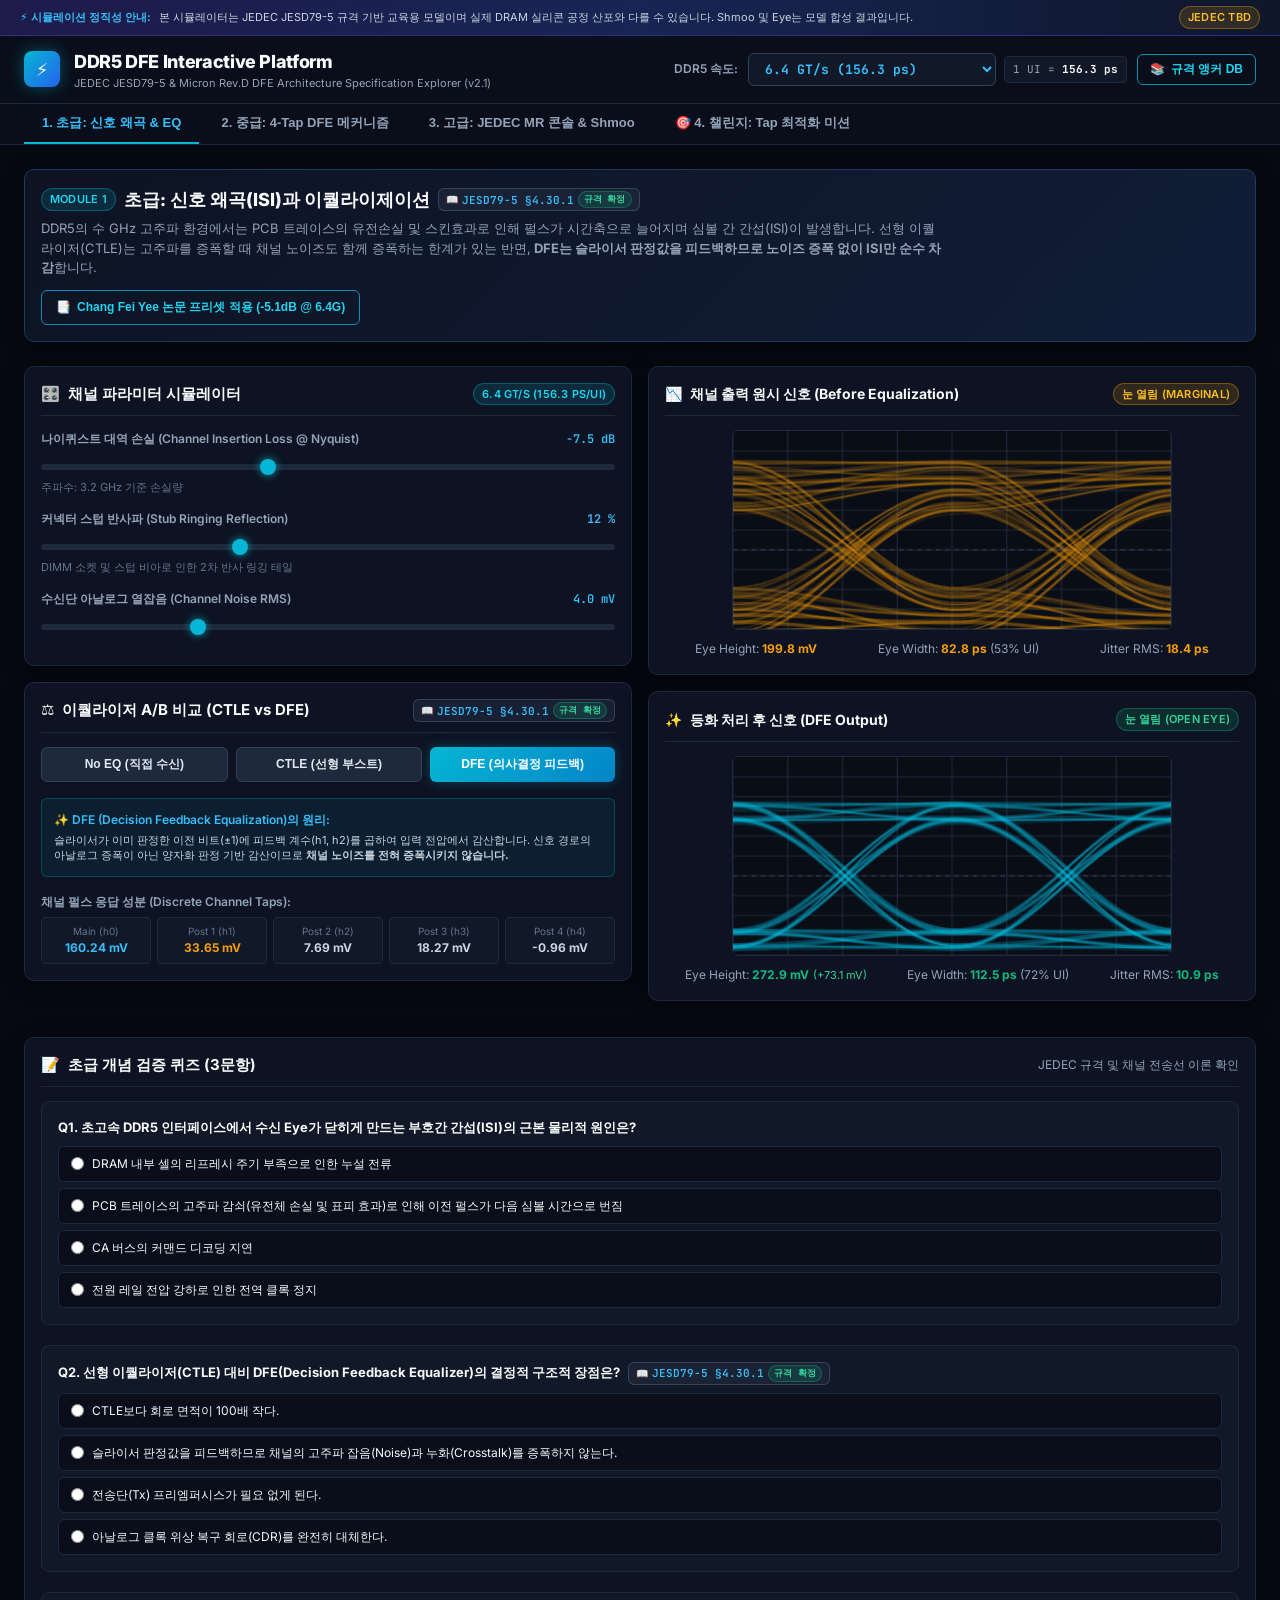
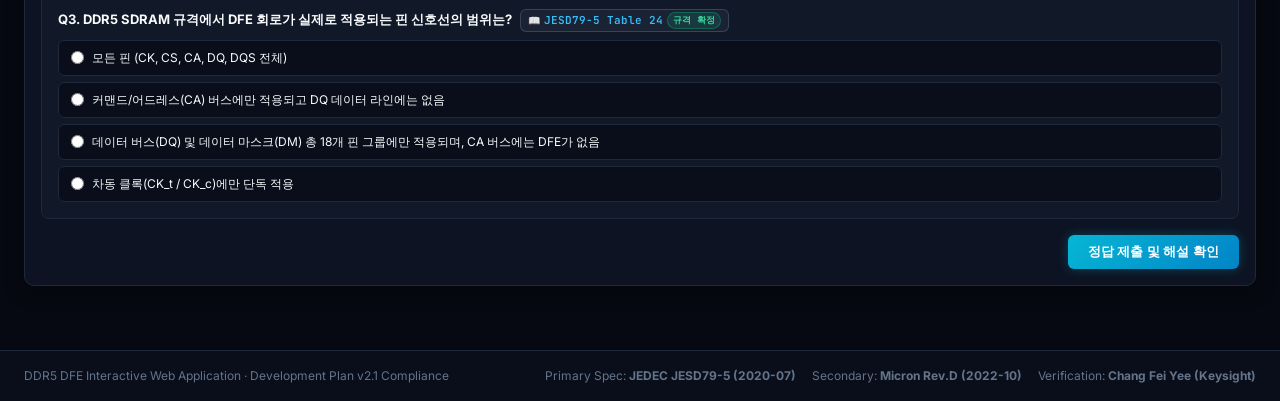
<file: DfeLearn/index.html>
<!DOCTYPE html>
<html lang="ko">
  <head>
    <meta charset="UTF-8" />
    <meta name="viewport" content="width=device-width, initial-scale=1.0" />
    <title>DDR5 DFE Interactive Learning Platform</title>
    <link rel="icon" type="image/svg+xml" href="data:image/svg+xml,<svg xmlns='http://www.w3.org/2000/svg' viewBox='0 0 100 100'><text y='.9em' font-size='90'>⚡</text></svg>" />
    <link rel="preconnect" href="https://fonts.googleapis.com">
    <link rel="preconnect" href="https://fonts.gstatic.com" crossorigin>
    <link href="https://fonts.googleapis.com/css2?family=JetBrains+Mono:wght@400;500;700&family=Inter:wght@400;500;600;700;800&display=swap" rel="stylesheet">
    <script type="module" crossorigin src="./assets/index.86cc7292.js"></script>
    <link rel="stylesheet" href="./assets/index.43aca35b.css">
  </head>
  <body class="bg-slate-950 text-slate-100 antialiased selection:bg-cyan-500 selection:text-black">
    <div id="root"></div>
    
  </body>
</html>
</file>
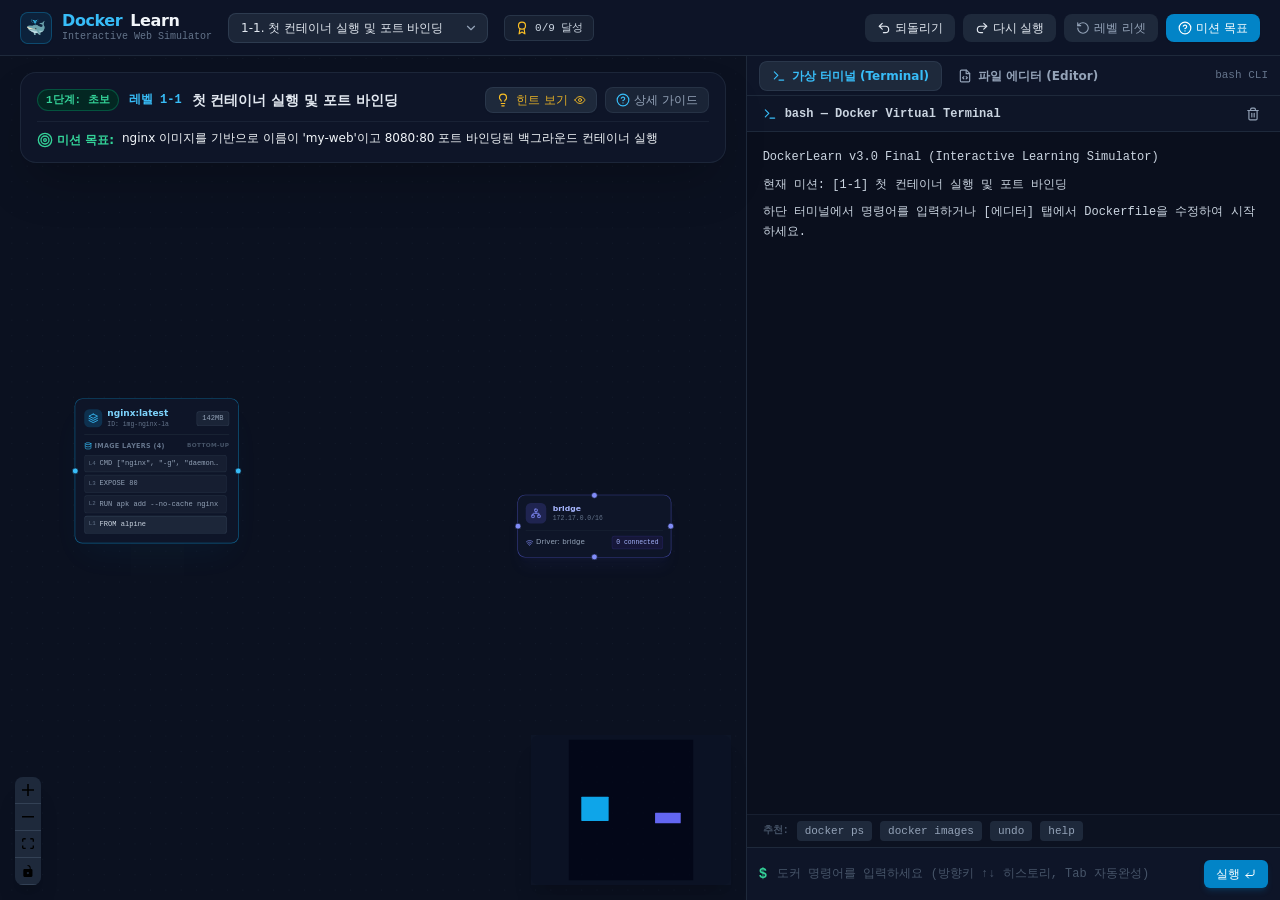
<file: DockerLearn/index.html>
<!DOCTYPE html>
<html lang="ko" class="dark">
  <head>
    <meta charset="UTF-8" />
    <link rel="icon" type="image/svg+xml" href="data:image/svg+xml,<svg xmlns='http://www.w3.org/2000/svg' viewBox='0 0 24 24' fill='%230db7ed'><path d='M13.98 11.08h2.09v-2.1h-2.09v2.1zm-3.14 0h2.09v-2.1h-2.09v2.1zm-3.14 0h2.09v-2.1H7.7v2.1zm6.28-3.15h2.09v-2.1h-2.09v2.1zm-3.14 0h2.09v-2.1h-2.09v2.1zm-3.14 0h2.09v-2.1H7.7v2.1zm-3.14 3.15h2.09v-2.1H4.56v2.1zm15.7-1.05c-.32-.23-1.07-.36-1.68-.07-.07-.63-.44-1.2-1.02-1.53l-.53-.3-.3.53c-.31.54-.37 1.18-.18 1.77-.38.2-.82.31-1.28.32H2v3.7c0 2.21 1.79 4.02 4 4.02 4.14 0 7.74-.82 10.74-2.48 2.05-1.13 3.26-3.26 3.26-5.63v-.33z'/></svg>" />
    <meta name="viewport" content="width=device-width, initial-scale=1.0" />
    <title>DockerLearn - 대화형 도커 학습 웹 앱</title>
    <link rel="preconnect" href="https://fonts.googleapis.com">
    <link rel="preconnect" href="https://fonts.gstatic.com" crossorigin>
    <link href="https://fonts.googleapis.com/css2?family=Fira+Code:wght@400;500;600&family=Inter:wght@400;500;600;700&display=swap" rel="stylesheet">
    <script type="module" crossorigin src="./assets/index.883c090a.js"></script>
    <link rel="stylesheet" href="./assets/index.53c256cc.css">
  </head>
  <body class="bg-slate-950 text-slate-100 font-sans antialiased overflow-hidden select-none">
    <div id="root"></div>
    
  </body>
</html>
</file>
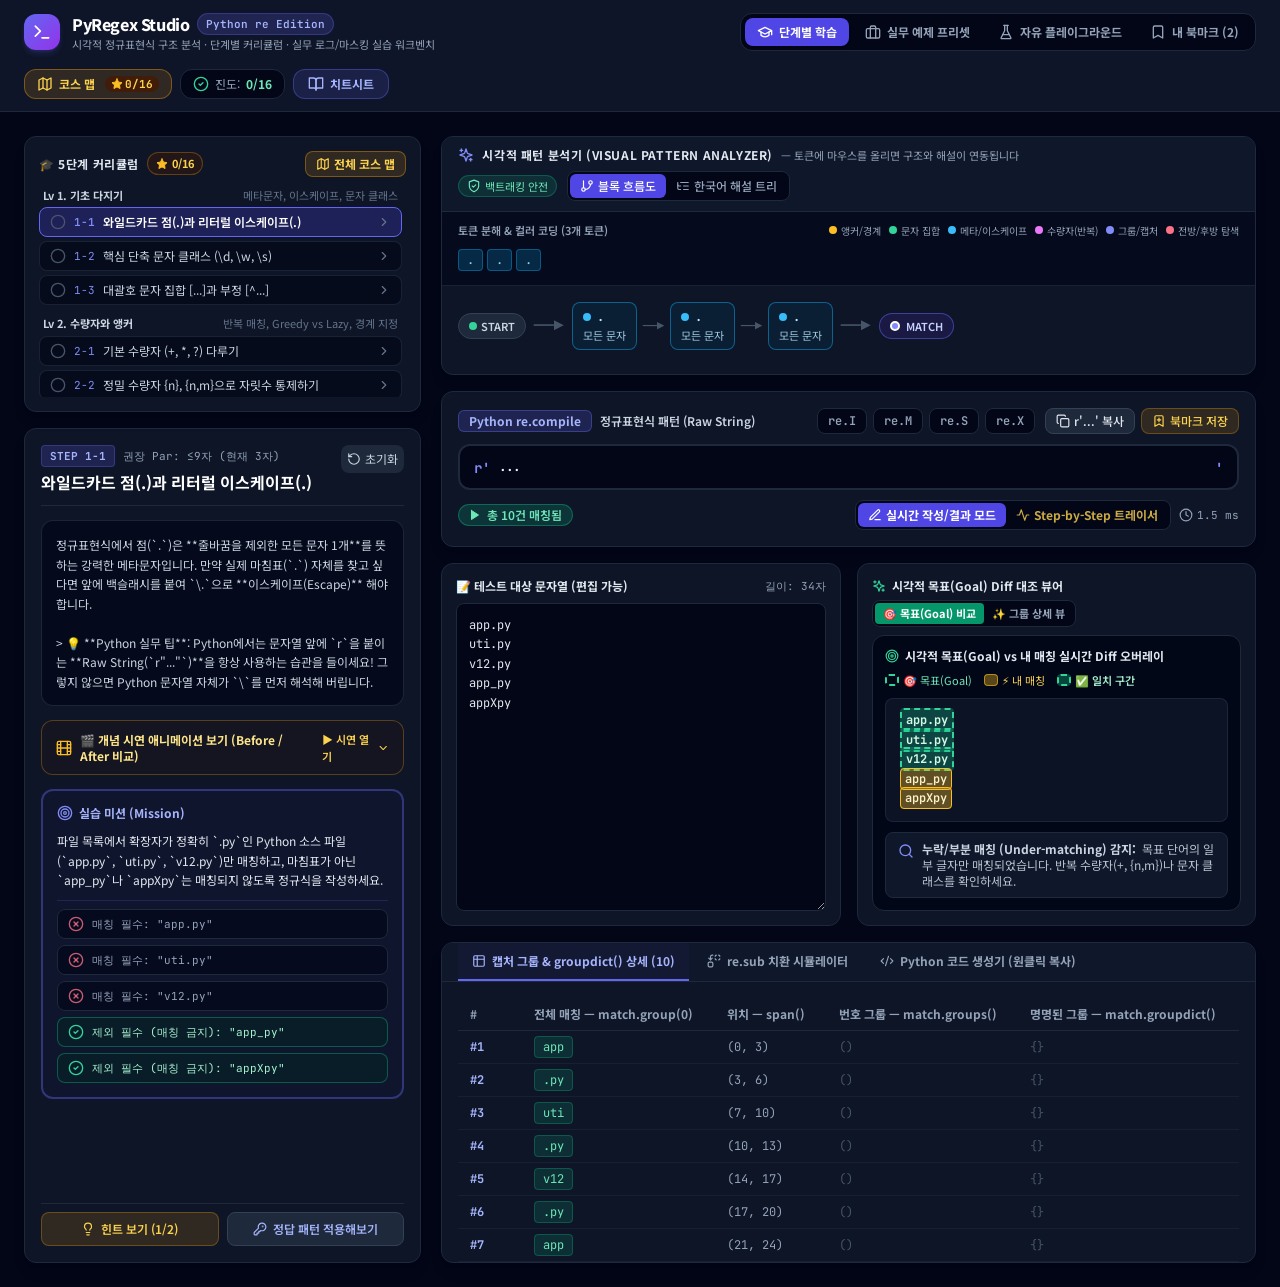
<file: RegexLearn/index.html>
<!DOCTYPE html>
<html lang="ko">
  <head>
    <meta charset="UTF-8" />
    <meta name="viewport" content="width=device-width, initial-scale=1.0" />
    <title>PyRegex Studio - Python re 정규표현식 시각적 학습 & 실습</title>
    <link rel="preconnect" href="https://fonts.googleapis.com">
    <link rel="preconnect" href="https://fonts.gstatic.com" crossorigin>
    <link href="https://fonts.googleapis.com/css2?family=JetBrains+Mono:ital,wght@0,400;0,500;0,600;0,700;1,400&family=Noto+Sans+KR:wght@400;500;600;700&display=swap" rel="stylesheet">
    <script type="module" crossorigin src="./assets/index.3664b423.js"></script>
    <link rel="stylesheet" href="./assets/index.cd4693ec.css">
  </head>
  <body class="bg-slate-950 text-slate-100 antialiased selection:bg-indigo-500/30 selection:text-indigo-200">
    <div id="root"></div>
    
  </body>
</html>
</file>
<file: DfeLearn/assets/index.43aca35b.css>
:root{--bg-main: #060911;--bg-card: #0d1322;--bg-card-hover: #131c31;--bg-panel: #111827;--border-dim: #1e293b;--border-bright: #334155;--primary-cyan: #06b6d4;--primary-cyan-glow: rgba(6, 182, 212, .25);--accent-amber: #f59e0b;--accent-emerald: #10b981;--accent-rose: #f43f5e;--accent-indigo: #6366f1;--text-main: #f8fafc;--text-muted: #94a3b8;--text-dim: #64748b;--font-mono: "JetBrains Mono", monospace;--font-sans: "Inter", system-ui, -apple-system, sans-serif}*{box-sizing:border-box;margin:0;padding:0}body{background-color:var(--bg-main);color:var(--text-main);font-family:var(--font-sans);font-size:14px;line-height:1.5;overflow-x:hidden;min-height:100vh}::-webkit-scrollbar{width:8px;height:8px}::-webkit-scrollbar-track{background:#090e1a}::-webkit-scrollbar-thumb{background:#1e293b;border-radius:4px}::-webkit-scrollbar-thumb:hover{background:#334155}.font-mono{font-family:var(--font-mono)}.badge{display:inline-flex;align-items:center;gap:4px;padding:2px 8px;border-radius:9999px;font-size:11px;font-weight:600;letter-spacing:.02em;text-transform:uppercase}.badge-cyan{background:rgba(6,182,212,.15);color:#22d3ee;border:1px solid rgba(6,182,212,.35)}.badge-emerald{background:rgba(16,185,129,.15);color:#34d399;border:1px solid rgba(16,185,129,.35)}.badge-amber{background:rgba(245,158,11,.15);color:#fbbf24;border:1px solid rgba(245,158,11,.35)}.badge-rose{background:rgba(244,63,94,.15);color:#fb7185;border:1px solid rgba(244,63,94,.35)}.badge-purple{background:rgba(168,85,247,.15);color:#c084fc;border:1px solid rgba(168,85,247,.35)}.panel{background:var(--bg-card);border:1px solid var(--border-dim);border-radius:10px;padding:16px;box-shadow:0 4px 20px #0006}.panel-header{display:flex;align-items:center;justify-content:space-between;margin-bottom:14px;padding-bottom:10px;border-bottom:1px solid var(--border-dim)}.panel-title{font-size:15px;font-weight:700;display:flex;align-items:center;gap:8px;color:var(--text-main)}.btn{display:inline-flex;align-items:center;justify-content:center;gap:6px;padding:8px 14px;border-radius:6px;font-weight:600;font-size:13px;cursor:pointer;transition:all .15s ease-in-out;border:none;outline:none}.btn-primary{background:linear-gradient(135deg,#06b6d4,#0284c7);color:#fff;box-shadow:0 0 12px #06b6d44d}.btn-primary:hover{filter:brightness(1.15);transform:translateY(-1px)}.btn-secondary{background:#1e293b;color:#e2e8f0;border:1px solid #334155}.btn-secondary:hover{background:#334155;color:#fff}.btn-outline-cyan{background:transparent;color:#22d3ee;border:1px solid #0891b2}.btn-outline-cyan:hover{background:rgba(6,182,212,.15)}.slider-group{margin-bottom:14px}.slider-label{display:flex;justify-content:space-between;font-size:12px;font-weight:600;margin-bottom:6px;color:var(--text-muted)}.slider-value{color:#38bdf8;font-family:var(--font-mono)}input[type=range]{-webkit-appearance:none;width:100%;height:6px;background:#1e293b;border-radius:3px;outline:none}input[type=range]::-webkit-slider-thumb{-webkit-appearance:none;appearance:none;width:16px;height:16px;border-radius:50%;background:#06b6d4;cursor:pointer;box-shadow:0 0 8px #06b6d4cc;transition:transform .1s}input[type=range]::-webkit-slider-thumb:hover{transform:scale(1.2)}.tech-table{width:100%;border-collapse:collapse;font-size:12px}.tech-table th{background:#111827;color:#94a3b8;text-align:left;padding:8px 12px;border-bottom:1px solid #1e293b;font-weight:600}.tech-table td{padding:8px 12px;border-bottom:1px solid #1e293b;color:#cbd5e1}.tech-table tr:hover{background:rgba(255,255,255,.02)}.grid-2{display:grid;grid-template-columns:1fr 1fr;gap:16px}.grid-3{display:grid;grid-template-columns:repeat(3,1fr);gap:16px}.grid-4{display:grid;grid-template-columns:repeat(4,1fr);gap:12px}@media (max-width: 1024px){.grid-2,.grid-3,.grid-4{grid-template-columns:1fr}}@keyframes neon-pulse{0%,to{opacity:.8}50%{opacity:1;filter:drop-shadow(0 0 6px #06b6d4)}}.pulse-glow{animation:neon-pulse 2s infinite ease-in-out}
</file>
<file: DockerLearn/assets/index.53c256cc.css>
.react-flow{direction:ltr}.react-flow__container{position:absolute;width:100%;height:100%;top:0;left:0}.react-flow__pane{z-index:1;cursor:grab}.react-flow__pane.selection{cursor:pointer}.react-flow__pane.dragging{cursor:grabbing}.react-flow__viewport{transform-origin:0 0;z-index:2;pointer-events:none}.react-flow__renderer{z-index:4}.react-flow__selection{z-index:6}.react-flow__nodesselection-rect:focus,.react-flow__nodesselection-rect:focus-visible{outline:none}.react-flow .react-flow__edges{pointer-events:none;overflow:visible}.react-flow__edge-path,.react-flow__connection-path{stroke:#b1b1b7;stroke-width:1;fill:none}.react-flow__edge{pointer-events:visibleStroke;cursor:pointer}.react-flow__edge.animated path{stroke-dasharray:5;animation:dashdraw .5s linear infinite}.react-flow__edge.animated path.react-flow__edge-interaction{stroke-dasharray:none;animation:none}.react-flow__edge.inactive{pointer-events:none}.react-flow__edge.selected,.react-flow__edge:focus,.react-flow__edge:focus-visible{outline:none}.react-flow__edge.selected .react-flow__edge-path,.react-flow__edge:focus .react-flow__edge-path,.react-flow__edge:focus-visible .react-flow__edge-path{stroke:#555}.react-flow__edge-textwrapper{pointer-events:all}.react-flow__edge-textbg{fill:#fff}.react-flow__edge .react-flow__edge-text{pointer-events:none;-webkit-user-select:none;-moz-user-select:none;user-select:none}.react-flow__connection{pointer-events:none}.react-flow__connection .animated{stroke-dasharray:5;animation:dashdraw .5s linear infinite}.react-flow__connectionline{z-index:1001}.react-flow__nodes{pointer-events:none;transform-origin:0 0}.react-flow__node{position:absolute;-webkit-user-select:none;-moz-user-select:none;user-select:none;pointer-events:all;transform-origin:0 0;box-sizing:border-box;cursor:grab}.react-flow__node.dragging{cursor:grabbing}.react-flow__nodesselection{z-index:3;transform-origin:left top;pointer-events:none}.react-flow__nodesselection-rect{position:absolute;pointer-events:all;cursor:grab}.react-flow__handle{position:absolute;pointer-events:none;min-width:5px;min-height:5px;width:6px;height:6px;background:#1a192b;border:1px solid white;border-radius:100%}.react-flow__handle.connectionindicator{pointer-events:all;cursor:crosshair}.react-flow__handle-bottom{top:auto;left:50%;bottom:-4px;transform:translate(-50%)}.react-flow__handle-top{left:50%;top:-4px;transform:translate(-50%)}.react-flow__handle-left{top:50%;left:-4px;transform:translateY(-50%)}.react-flow__handle-right{right:-4px;top:50%;transform:translateY(-50%)}.react-flow__edgeupdater{cursor:move;pointer-events:all}.react-flow__panel{position:absolute;z-index:5;margin:15px}.react-flow__panel.top{top:0}.react-flow__panel.bottom{bottom:0}.react-flow__panel.left{left:0}.react-flow__panel.right{right:0}.react-flow__panel.center{left:50%;transform:translate(-50%)}.react-flow__attribution{font-size:10px;background:rgba(255,255,255,.5);padding:2px 3px;margin:0}.react-flow__attribution a{text-decoration:none;color:#999}@keyframes dashdraw{0%{stroke-dashoffset:10}}.react-flow__edgelabel-renderer{position:absolute;width:100%;height:100%;pointer-events:none;-webkit-user-select:none;-moz-user-select:none;user-select:none}.react-flow__edge.updating .react-flow__edge-path{stroke:#777}.react-flow__edge-text{font-size:10px}.react-flow__node.selectable:focus,.react-flow__node.selectable:focus-visible{outline:none}.react-flow__node-default,.react-flow__node-input,.react-flow__node-output,.react-flow__node-group{padding:10px;border-radius:3px;width:150px;font-size:12px;color:#222;text-align:center;border-width:1px;border-style:solid;border-color:#1a192b;background-color:#fff}.react-flow__node-default.selectable:hover,.react-flow__node-input.selectable:hover,.react-flow__node-output.selectable:hover,.react-flow__node-group.selectable:hover{box-shadow:0 1px 4px 1px #00000014}.react-flow__node-default.selectable.selected,.react-flow__node-default.selectable:focus,.react-flow__node-default.selectable:focus-visible,.react-flow__node-input.selectable.selected,.react-flow__node-input.selectable:focus,.react-flow__node-input.selectable:focus-visible,.react-flow__node-output.selectable.selected,.react-flow__node-output.selectable:focus,.react-flow__node-output.selectable:focus-visible,.react-flow__node-group.selectable.selected,.react-flow__node-group.selectable:focus,.react-flow__node-group.selectable:focus-visible{box-shadow:0 0 0 .5px #1a192b}.react-flow__node-group{background-color:#f0f0f040}.react-flow__nodesselection-rect,.react-flow__selection{background:rgba(0,89,220,.08);border:1px dotted rgba(0,89,220,.8)}.react-flow__nodesselection-rect:focus,.react-flow__nodesselection-rect:focus-visible,.react-flow__selection:focus,.react-flow__selection:focus-visible{outline:none}.react-flow__controls{box-shadow:0 0 2px 1px #00000014}.react-flow__controls-button{border:none;background:#fefefe;border-bottom:1px solid #eee;box-sizing:content-box;display:flex;justify-content:center;align-items:center;width:16px;height:16px;cursor:pointer;-webkit-user-select:none;-moz-user-select:none;user-select:none;padding:5px}.react-flow__controls-button:hover{background:#f4f4f4}.react-flow__controls-button svg{width:100%;max-width:12px;max-height:12px}.react-flow__controls-button:disabled{pointer-events:none}.react-flow__controls-button:disabled svg{fill-opacity:.4}.react-flow__minimap{background-color:#fff}.react-flow__minimap svg{display:block}.react-flow__resize-control{position:absolute}.react-flow__resize-control.left,.react-flow__resize-control.right{cursor:ew-resize}.react-flow__resize-control.top,.react-flow__resize-control.bottom{cursor:ns-resize}.react-flow__resize-control.top.left,.react-flow__resize-control.bottom.right{cursor:nwse-resize}.react-flow__resize-control.bottom.left,.react-flow__resize-control.top.right{cursor:nesw-resize}.react-flow__resize-control.handle{width:4px;height:4px;border:1px solid #fff;border-radius:1px;background-color:#3367d9;transform:translate(-50%,-50%)}.react-flow__resize-control.handle.left{left:0;top:50%}.react-flow__resize-control.handle.right{left:100%;top:50%}.react-flow__resize-control.handle.top{left:50%;top:0}.react-flow__resize-control.handle.bottom{left:50%;top:100%}.react-flow__resize-control.handle.top.left,.react-flow__resize-control.handle.bottom.left{left:0}.react-flow__resize-control.handle.top.right,.react-flow__resize-control.handle.bottom.right{left:100%}.react-flow__resize-control.line{border-color:#3367d9;border-width:0;border-style:solid}.react-flow__resize-control.line.left,.react-flow__resize-control.line.right{width:1px;transform:translate(-50%);top:0;height:100%}.react-flow__resize-control.line.left{left:0;border-left-width:1px}.react-flow__resize-control.line.right{left:100%;border-right-width:1px}.react-flow__resize-control.line.top,.react-flow__resize-control.line.bottom{height:1px;transform:translateY(-50%);left:0;width:100%}.react-flow__resize-control.line.top{top:0;border-top-width:1px}.react-flow__resize-control.line.bottom{border-bottom-width:1px;top:100%}*,:before,:after{--tw-border-spacing-x: 0;--tw-border-spacing-y: 0;--tw-translate-x: 0;--tw-translate-y: 0;--tw-rotate: 0;--tw-skew-x: 0;--tw-skew-y: 0;--tw-scale-x: 1;--tw-scale-y: 1;--tw-pan-x: ;--tw-pan-y: ;--tw-pinch-zoom: ;--tw-scroll-snap-strictness: proximity;--tw-gradient-from-position: ;--tw-gradient-via-position: ;--tw-gradient-to-position: ;--tw-ordinal: ;--tw-slashed-zero: ;--tw-numeric-figure: ;--tw-numeric-spacing: ;--tw-numeric-fraction: ;--tw-ring-inset: ;--tw-ring-offset-width: 0px;--tw-ring-offset-color: #fff;--tw-ring-color: rgb(59 130 246 / .5);--tw-ring-offset-shadow: 0 0 #0000;--tw-ring-shadow: 0 0 #0000;--tw-shadow: 0 0 #0000;--tw-shadow-colored: 0 0 #0000;--tw-blur: ;--tw-brightness: ;--tw-contrast: ;--tw-grayscale: ;--tw-hue-rotate: ;--tw-invert: ;--tw-saturate: ;--tw-sepia: ;--tw-drop-shadow: ;--tw-backdrop-blur: ;--tw-backdrop-brightness: ;--tw-backdrop-contrast: ;--tw-backdrop-grayscale: ;--tw-backdrop-hue-rotate: ;--tw-backdrop-invert: ;--tw-backdrop-opacity: ;--tw-backdrop-saturate: ;--tw-backdrop-sepia: ;--tw-contain-size: ;--tw-contain-layout: ;--tw-contain-paint: ;--tw-contain-style: }::backdrop{--tw-border-spacing-x: 0;--tw-border-spacing-y: 0;--tw-translate-x: 0;--tw-translate-y: 0;--tw-rotate: 0;--tw-skew-x: 0;--tw-skew-y: 0;--tw-scale-x: 1;--tw-scale-y: 1;--tw-pan-x: ;--tw-pan-y: ;--tw-pinch-zoom: ;--tw-scroll-snap-strictness: proximity;--tw-gradient-from-position: ;--tw-gradient-via-position: ;--tw-gradient-to-position: ;--tw-ordinal: ;--tw-slashed-zero: ;--tw-numeric-figure: ;--tw-numeric-spacing: ;--tw-numeric-fraction: ;--tw-ring-inset: ;--tw-ring-offset-width: 0px;--tw-ring-offset-color: #fff;--tw-ring-color: rgb(59 130 246 / .5);--tw-ring-offset-shadow: 0 0 #0000;--tw-ring-shadow: 0 0 #0000;--tw-shadow: 0 0 #0000;--tw-shadow-colored: 0 0 #0000;--tw-blur: ;--tw-brightness: ;--tw-contrast: ;--tw-grayscale: ;--tw-hue-rotate: ;--tw-invert: ;--tw-saturate: ;--tw-sepia: ;--tw-drop-shadow: ;--tw-backdrop-blur: ;--tw-backdrop-brightness: ;--tw-backdrop-contrast: ;--tw-backdrop-grayscale: ;--tw-backdrop-hue-rotate: ;--tw-backdrop-invert: ;--tw-backdrop-opacity: ;--tw-backdrop-saturate: ;--tw-backdrop-sepia: ;--tw-contain-size: ;--tw-contain-layout: ;--tw-contain-paint: ;--tw-contain-style: }*,:before,:after{box-sizing:border-box;border-width:0;border-style:solid;border-color:#e5e7eb}:before,:after{--tw-content: ""}html,:host{line-height:1.5;-webkit-text-size-adjust:100%;-moz-tab-size:4;-o-tab-size:4;tab-size:4;font-family:ui-sans-serif,system-ui,sans-serif,"Apple Color Emoji","Segoe UI Emoji",Segoe UI Symbol,"Noto Color Emoji";font-feature-settings:normal;font-variation-settings:normal;-webkit-tap-highlight-color:transparent}body{margin:0;line-height:inherit}hr{height:0;color:inherit;border-top-width:1px}abbr:where([title]){-webkit-text-decoration:underline dotted;text-decoration:underline dotted}h1,h2,h3,h4,h5,h6{font-size:inherit;font-weight:inherit}a{color:inherit;text-decoration:inherit}b,strong{font-weight:bolder}code,kbd,samp,pre{font-family:ui-monospace,SFMono-Regular,Menlo,Monaco,Consolas,Liberation Mono,Courier New,monospace;font-feature-settings:normal;font-variation-settings:normal;font-size:1em}small{font-size:80%}sub,sup{font-size:75%;line-height:0;position:relative;vertical-align:baseline}sub{bottom:-.25em}sup{top:-.5em}table{text-indent:0;border-color:inherit;border-collapse:collapse}button,input,optgroup,select,textarea{font-family:inherit;font-feature-settings:inherit;font-variation-settings:inherit;font-size:100%;font-weight:inherit;line-height:inherit;letter-spacing:inherit;color:inherit;margin:0;padding:0}button,select{text-transform:none}button,input:where([type="button"]),input:where([type="reset"]),input:where([type="submit"]){-webkit-appearance:button;background-color:transparent;background-image:none}:-moz-focusring{outline:auto}:-moz-ui-invalid{box-shadow:none}progress{vertical-align:baseline}::-webkit-inner-spin-button,::-webkit-outer-spin-button{height:auto}[type=search]{-webkit-appearance:textfield;outline-offset:-2px}::-webkit-search-decoration{-webkit-appearance:none}::-webkit-file-upload-button{-webkit-appearance:button;font:inherit}summary{display:list-item}blockquote,dl,dd,h1,h2,h3,h4,h5,h6,hr,figure,p,pre{margin:0}fieldset{margin:0;padding:0}legend{padding:0}ol,ul,menu{list-style:none;margin:0;padding:0}dialog{padding:0}textarea{resize:vertical}input::-moz-placeholder,textarea::-moz-placeholder{opacity:1;color:#9ca3af}input::placeholder,textarea::placeholder{opacity:1;color:#9ca3af}button,[role=button]{cursor:pointer}:disabled{cursor:default}img,svg,video,canvas,audio,iframe,embed,object{display:block;vertical-align:middle}img,video{max-width:100%;height:auto}[hidden]:where(:not([hidden="until-found"])){display:none}body{--tw-bg-opacity: 1;background-color:rgb(2 6 23 / var(--tw-bg-opacity, 1));--tw-text-opacity: 1;color:rgb(241 245 249 / var(--tw-text-opacity, 1))}.\!container{width:100%!important}.container{width:100%}@media (min-width: 640px){.\!container{max-width:640px!important}.container{max-width:640px}}@media (min-width: 768px){.\!container{max-width:768px!important}.container{max-width:768px}}@media (min-width: 1024px){.\!container{max-width:1024px!important}.container{max-width:1024px}}@media (min-width: 1280px){.\!container{max-width:1280px!important}.container{max-width:1280px}}@media (min-width: 1536px){.\!container{max-width:1536px!important}.container{max-width:1536px}}.pointer-events-none{pointer-events:none}.pointer-events-auto{pointer-events:auto}.fixed{position:fixed}.absolute{position:absolute}.relative{position:relative}.inset-0{inset:0px}.-bottom-1{bottom:-.25rem}.-right-1{right:-.25rem}.left-1\/2{left:50%}.left-5{left:1.25rem}.right-2\.5{right:.625rem}.right-4{right:1rem}.right-5{right:1.25rem}.top-4{top:1rem}.z-20{z-index:20}.z-30{z-index:30}.z-50{z-index:50}.mx-auto{margin-left:auto;margin-right:auto}.-mt-0\.5{margin-top:-.125rem}.mb-2{margin-bottom:.5rem}.mb-3{margin-bottom:.75rem}.mb-4{margin-bottom:1rem}.mb-6{margin-bottom:1.5rem}.ml-0\.5{margin-left:.125rem}.ml-1{margin-left:.25rem}.ml-2{margin-left:.5rem}.ml-3{margin-left:.75rem}.mr-2{margin-right:.5rem}.mt-0\.5{margin-top:.125rem}.mt-2\.5{margin-top:.625rem}.block{display:block}.inline-block{display:inline-block}.flex{display:flex}.inline-flex{display:inline-flex}.\!h-2\.5{height:.625rem!important}.h-10{height:2.5rem}.h-14{height:3.5rem}.h-16{height:4rem}.h-2{height:.5rem}.h-2\.5{height:.625rem}.h-3{height:.75rem}.h-3\.5{height:.875rem}.h-4{height:1rem}.h-5{height:1.25rem}.h-6{height:1.5rem}.h-7{height:1.75rem}.h-8{height:2rem}.h-9{height:2.25rem}.h-full{height:100%}.h-screen{height:100vh}.max-h-48{max-height:12rem}.\!w-2\.5{width:.625rem!important}.w-10{width:2.5rem}.w-16{width:4rem}.w-2{width:.5rem}.w-2\.5{width:.625rem}.w-3{width:.75rem}.w-3\.5{width:.875rem}.w-4{width:1rem}.w-5{width:1.25rem}.w-5\/12{width:41.666667%}.w-56{width:14rem}.w-60{width:15rem}.w-64{width:16rem}.w-7{width:1.75rem}.w-7\/12{width:58.333333%}.w-72{width:18rem}.w-8{width:2rem}.w-full{width:100%}.w-screen{width:100vw}.max-w-\[130px\]{max-width:130px}.max-w-\[160px\]{max-width:160px}.max-w-\[260px\]{max-width:260px}.max-w-full{max-width:100%}.max-w-sm{max-width:24rem}.max-w-xl{max-width:36rem}.flex-1{flex:1 1 0%}.shrink-0{flex-shrink:0}.-translate-x-1\/2{--tw-translate-x: -50%;transform:translate(var(--tw-translate-x),var(--tw-translate-y)) rotate(var(--tw-rotate)) skew(var(--tw-skew-x)) skewY(var(--tw-skew-y)) scaleX(var(--tw-scale-x)) scaleY(var(--tw-scale-y))}.scale-105{--tw-scale-x: 1.05;--tw-scale-y: 1.05;transform:translate(var(--tw-translate-x),var(--tw-translate-y)) rotate(var(--tw-rotate)) skew(var(--tw-skew-x)) skewY(var(--tw-skew-y)) scaleX(var(--tw-scale-x)) scaleY(var(--tw-scale-y))}@keyframes ping{75%,to{transform:scale(2);opacity:0}}.animate-ping{animation:ping 1s cubic-bezier(0,0,.2,1) infinite}@keyframes pulse{50%{opacity:.5}}.animate-pulse{animation:pulse 2s cubic-bezier(.4,0,.6,1) infinite}@keyframes spin{to{transform:rotate(360deg)}}.animate-spin{animation:spin 1s linear infinite}.cursor-not-allowed{cursor:not-allowed}.cursor-pointer{cursor:pointer}.cursor-text{cursor:text}.select-none{-webkit-user-select:none;-moz-user-select:none;user-select:none}.select-text{-webkit-user-select:text;-moz-user-select:text;user-select:text}.resize-none{resize:none}.resize{resize:both}.appearance-none{-webkit-appearance:none;-moz-appearance:none;appearance:none}.flex-col{flex-direction:column}.flex-col-reverse{flex-direction:column-reverse}.flex-wrap{flex-wrap:wrap}.items-start{align-items:flex-start}.items-center{align-items:center}.justify-end{justify-content:flex-end}.justify-center{justify-content:center}.justify-between{justify-content:space-between}.gap-1{gap:.25rem}.gap-1\.5{gap:.375rem}.space-x-1>:not([hidden])~:not([hidden]){--tw-space-x-reverse: 0;margin-right:calc(.25rem * var(--tw-space-x-reverse));margin-left:calc(.25rem * calc(1 - var(--tw-space-x-reverse)))}.space-x-1\.5>:not([hidden])~:not([hidden]){--tw-space-x-reverse: 0;margin-right:calc(.375rem * var(--tw-space-x-reverse));margin-left:calc(.375rem * calc(1 - var(--tw-space-x-reverse)))}.space-x-2>:not([hidden])~:not([hidden]){--tw-space-x-reverse: 0;margin-right:calc(.5rem * var(--tw-space-x-reverse));margin-left:calc(.5rem * calc(1 - var(--tw-space-x-reverse)))}.space-x-2\.5>:not([hidden])~:not([hidden]){--tw-space-x-reverse: 0;margin-right:calc(.625rem * var(--tw-space-x-reverse));margin-left:calc(.625rem * calc(1 - var(--tw-space-x-reverse)))}.space-x-4>:not([hidden])~:not([hidden]){--tw-space-x-reverse: 0;margin-right:calc(1rem * var(--tw-space-x-reverse));margin-left:calc(1rem * calc(1 - var(--tw-space-x-reverse)))}.space-y-1>:not([hidden])~:not([hidden]){--tw-space-y-reverse: 0;margin-top:calc(.25rem * calc(1 - var(--tw-space-y-reverse)));margin-bottom:calc(.25rem * var(--tw-space-y-reverse))}.space-y-1\.5>:not([hidden])~:not([hidden]){--tw-space-y-reverse: 0;margin-top:calc(.375rem * calc(1 - var(--tw-space-y-reverse)));margin-bottom:calc(.375rem * var(--tw-space-y-reverse))}.space-y-2>:not([hidden])~:not([hidden]){--tw-space-y-reverse: 0;margin-top:calc(.5rem * calc(1 - var(--tw-space-y-reverse)));margin-bottom:calc(.5rem * var(--tw-space-y-reverse))}.overflow-auto{overflow:auto}.\!overflow-hidden{overflow:hidden!important}.overflow-hidden{overflow:hidden}.overflow-x-auto{overflow-x:auto}.overflow-y-auto{overflow-y:auto}.truncate{overflow:hidden;text-overflow:ellipsis;white-space:nowrap}.whitespace-nowrap{white-space:nowrap}.whitespace-pre{white-space:pre}.whitespace-pre-line{white-space:pre-line}.whitespace-pre-wrap{white-space:pre-wrap}.\!rounded-lg{border-radius:.5rem!important}.rounded{border-radius:.25rem}.rounded-2xl{border-radius:1rem}.rounded-full{border-radius:9999px}.rounded-lg{border-radius:.5rem}.rounded-md{border-radius:.375rem}.rounded-xl{border-radius:.75rem}.rounded-t{border-top-left-radius:.25rem;border-top-right-radius:.25rem}.border{border-width:1px}.border-0{border-width:0px}.border-b{border-bottom-width:1px}.border-r{border-right-width:1px}.border-t{border-top-width:1px}.border-t-2{border-top-width:2px}.border-dashed{border-style:dashed}.\!border-slate-800{--tw-border-opacity: 1 !important;border-color:rgb(30 41 59 / var(--tw-border-opacity, 1))!important}.\!border-slate-900{--tw-border-opacity: 1 !important;border-color:rgb(15 23 42 / var(--tw-border-opacity, 1))!important}.border-amber-400{--tw-border-opacity: 1;border-color:rgb(251 191 36 / var(--tw-border-opacity, 1))}.border-amber-500\/30{border-color:#f59e0b4d}.border-amber-500\/40{border-color:#f59e0b66}.border-amber-500\/50{border-color:#f59e0b80}.border-amber-800{--tw-border-opacity: 1;border-color:rgb(146 64 14 / var(--tw-border-opacity, 1))}.border-amber-800\/40{border-color:#92400e66}.border-amber-800\/80{border-color:#92400ecc}.border-amber-900\/40{border-color:#78350f66}.border-emerald-500\/30{border-color:#10b9814d}.border-emerald-500\/60{border-color:#10b98199}.border-emerald-500\/70{border-color:#10b981b3}.border-emerald-800{--tw-border-opacity: 1;border-color:rgb(6 95 70 / var(--tw-border-opacity, 1))}.border-emerald-800\/40{border-color:#065f4666}.border-emerald-800\/80{border-color:#065f46cc}.border-indigo-400{--tw-border-opacity: 1;border-color:rgb(129 140 248 / var(--tw-border-opacity, 1))}.border-indigo-500\/50{border-color:#6366f180}.border-indigo-900\/40{border-color:#312e8166}.border-rose-500\/70{border-color:#f43f5eb3}.border-rose-800{--tw-border-opacity: 1;border-color:rgb(159 18 57 / var(--tw-border-opacity, 1))}.border-rose-800\/80{border-color:#9f1239cc}.border-sky-400{--tw-border-opacity: 1;border-color:rgb(56 189 248 / var(--tw-border-opacity, 1))}.border-sky-500\/30{border-color:#0ea5e94d}.border-sky-500\/50{border-color:#0ea5e980}.border-sky-500\/60{border-color:#0ea5e999}.border-sky-800\/60{border-color:#07598599}.border-slate-700{--tw-border-opacity: 1;border-color:rgb(51 65 85 / var(--tw-border-opacity, 1))}.border-slate-700\/40{border-color:#33415566}.border-slate-700\/50{border-color:#33415580}.border-slate-700\/60{border-color:#33415599}.border-slate-700\/80{border-color:#334155cc}.border-slate-800{--tw-border-opacity: 1;border-color:rgb(30 41 59 / var(--tw-border-opacity, 1))}.border-slate-800\/60{border-color:#1e293b99}.border-slate-800\/70{border-color:#1e293bb3}.border-slate-800\/80{border-color:#1e293bcc}.border-slate-800\/90{border-color:#1e293be6}.\!bg-amber-400{--tw-bg-opacity: 1 !important;background-color:rgb(251 191 36 / var(--tw-bg-opacity, 1))!important}.\!bg-emerald-400{--tw-bg-opacity: 1 !important;background-color:rgb(52 211 153 / var(--tw-bg-opacity, 1))!important}.\!bg-indigo-400{--tw-bg-opacity: 1 !important;background-color:rgb(129 140 248 / var(--tw-bg-opacity, 1))!important}.\!bg-sky-400{--tw-bg-opacity: 1 !important;background-color:rgb(56 189 248 / var(--tw-bg-opacity, 1))!important}.\!bg-slate-900{--tw-bg-opacity: 1 !important;background-color:rgb(15 23 42 / var(--tw-bg-opacity, 1))!important}.\!bg-slate-950\/80{background-color:#020617cc!important}.bg-\[\#090d18\]{--tw-bg-opacity: 1;background-color:rgb(9 13 24 / var(--tw-bg-opacity, 1))}.bg-\[\#0a0f1d\]{--tw-bg-opacity: 1;background-color:rgb(10 15 29 / var(--tw-bg-opacity, 1))}.bg-\[\#0b0f1c\]{--tw-bg-opacity: 1;background-color:rgb(11 15 28 / var(--tw-bg-opacity, 1))}.bg-\[\#0b1120\]{--tw-bg-opacity: 1;background-color:rgb(11 17 32 / var(--tw-bg-opacity, 1))}.bg-\[\#0d1322\]{--tw-bg-opacity: 1;background-color:rgb(13 19 34 / var(--tw-bg-opacity, 1))}.bg-amber-500\/20{background-color:#f59e0b33}.bg-amber-600{--tw-bg-opacity: 1;background-color:rgb(217 119 6 / var(--tw-bg-opacity, 1))}.bg-amber-950{--tw-bg-opacity: 1;background-color:rgb(69 26 3 / var(--tw-bg-opacity, 1))}.bg-amber-950\/20{background-color:#451a0333}.bg-amber-950\/40{background-color:#451a0366}.bg-amber-950\/60{background-color:#451a0399}.bg-amber-950\/80{background-color:#451a03cc}.bg-emerald-400{--tw-bg-opacity: 1;background-color:rgb(52 211 153 / var(--tw-bg-opacity, 1))}.bg-emerald-500{--tw-bg-opacity: 1;background-color:rgb(16 185 129 / var(--tw-bg-opacity, 1))}.bg-emerald-500\/15{background-color:#10b98126}.bg-emerald-500\/20{background-color:#10b98133}.bg-emerald-600{--tw-bg-opacity: 1;background-color:rgb(5 150 105 / var(--tw-bg-opacity, 1))}.bg-emerald-950{--tw-bg-opacity: 1;background-color:rgb(2 44 34 / var(--tw-bg-opacity, 1))}.bg-emerald-950\/20{background-color:#022c2233}.bg-emerald-950\/40{background-color:#022c2266}.bg-emerald-950\/80{background-color:#022c22cc}.bg-emerald-950\/95{background-color:#022c22f2}.bg-indigo-500\/20{background-color:#6366f133}.bg-indigo-950\/50{background-color:#1e1b4b80}.bg-rose-950{--tw-bg-opacity: 1;background-color:rgb(76 5 25 / var(--tw-bg-opacity, 1))}.bg-rose-950\/80{background-color:#4c0519cc}.bg-rose-950\/95{background-color:#4c0519f2}.bg-sky-400{--tw-bg-opacity: 1;background-color:rgb(56 189 248 / var(--tw-bg-opacity, 1))}.bg-sky-500\/10{background-color:#0ea5e91a}.bg-sky-500\/20{background-color:#0ea5e933}.bg-sky-500\/30{background-color:#0ea5e94d}.bg-sky-600{--tw-bg-opacity: 1;background-color:rgb(2 132 199 / var(--tw-bg-opacity, 1))}.bg-sky-950\/80{background-color:#082f49cc}.bg-sky-950\/90{background-color:#082f49e6}.bg-slate-500{--tw-bg-opacity: 1;background-color:rgb(100 116 139 / var(--tw-bg-opacity, 1))}.bg-slate-800{--tw-bg-opacity: 1;background-color:rgb(30 41 59 / var(--tw-bg-opacity, 1))}.bg-slate-800\/40{background-color:#1e293b66}.bg-slate-800\/50{background-color:#1e293b80}.bg-slate-800\/60{background-color:#1e293b99}.bg-slate-800\/80{background-color:#1e293bcc}.bg-slate-800\/90{background-color:#1e293be6}.bg-slate-900{--tw-bg-opacity: 1;background-color:rgb(15 23 42 / var(--tw-bg-opacity, 1))}.bg-slate-900\/40{background-color:#0f172a66}.bg-slate-900\/50{background-color:#0f172a80}.bg-slate-900\/60{background-color:#0f172a99}.bg-slate-900\/80{background-color:#0f172acc}.bg-slate-900\/90{background-color:#0f172ae6}.bg-slate-900\/95{background-color:#0f172af2}.bg-slate-950{--tw-bg-opacity: 1;background-color:rgb(2 6 23 / var(--tw-bg-opacity, 1))}.bg-slate-950\/40{background-color:#02061766}.bg-slate-950\/50{background-color:#02061780}.bg-slate-950\/80{background-color:#020617cc}.bg-slate-950\/95{background-color:#020617f2}.bg-transparent{background-color:transparent}.bg-gradient-to-r{background-image:linear-gradient(to right,var(--tw-gradient-stops))}.from-emerald-600{--tw-gradient-from: #059669 var(--tw-gradient-from-position);--tw-gradient-to: rgb(5 150 105 / 0) var(--tw-gradient-to-position);--tw-gradient-stops: var(--tw-gradient-from), var(--tw-gradient-to)}.to-sky-600{--tw-gradient-to: #0284c7 var(--tw-gradient-to-position)}.fill-white{fill:#fff}.p-1{padding:.25rem}.p-1\.5{padding:.375rem}.p-2{padding:.5rem}.p-2\.5{padding:.625rem}.p-3{padding:.75rem}.p-3\.5{padding:.875rem}.p-4{padding:1rem}.p-6{padding:1.5rem}.px-1\.5{padding-left:.375rem;padding-right:.375rem}.px-2{padding-left:.5rem;padding-right:.5rem}.px-2\.5{padding-left:.625rem;padding-right:.625rem}.px-3{padding-left:.75rem;padding-right:.75rem}.px-4{padding-left:1rem;padding-right:1rem}.px-5{padding-left:1.25rem;padding-right:1.25rem}.py-0\.5{padding-top:.125rem;padding-bottom:.125rem}.py-1{padding-top:.25rem;padding-bottom:.25rem}.py-1\.5{padding-top:.375rem;padding-bottom:.375rem}.py-2{padding-top:.5rem;padding-bottom:.5rem}.py-2\.5{padding-top:.625rem;padding-bottom:.625rem}.py-3{padding-top:.75rem;padding-bottom:.75rem}.pb-2{padding-bottom:.5rem}.pr-1{padding-right:.25rem}.pr-2{padding-right:.5rem}.pr-2\.5{padding-right:.625rem}.pr-8{padding-right:2rem}.pt-1{padding-top:.25rem}.pt-2{padding-top:.5rem}.pt-2\.5{padding-top:.625rem}.text-center{text-align:center}.text-right{text-align:right}.font-mono{font-family:ui-monospace,SFMono-Regular,Menlo,Monaco,Consolas,Liberation Mono,Courier New,monospace}.font-sans{font-family:ui-sans-serif,system-ui,sans-serif,"Apple Color Emoji","Segoe UI Emoji",Segoe UI Symbol,"Noto Color Emoji"}.text-\[10px\]{font-size:10px}.text-\[11px\]{font-size:11px}.text-\[9px\]{font-size:9px}.text-base{font-size:1rem;line-height:1.5rem}.text-lg{font-size:1.125rem;line-height:1.75rem}.text-sm{font-size:.875rem;line-height:1.25rem}.text-xl{font-size:1.25rem;line-height:1.75rem}.text-xs{font-size:.75rem;line-height:1rem}.font-bold{font-weight:700}.font-medium{font-weight:500}.font-semibold{font-weight:600}.uppercase{text-transform:uppercase}.leading-5{line-height:1.25rem}.leading-relaxed{line-height:1.625}.leading-snug{line-height:1.375}.leading-tight{line-height:1.25}.tracking-tight{letter-spacing:-.025em}.tracking-wider{letter-spacing:.05em}.text-amber-300{--tw-text-opacity: 1;color:rgb(252 211 77 / var(--tw-text-opacity, 1))}.text-amber-400{--tw-text-opacity: 1;color:rgb(251 191 36 / var(--tw-text-opacity, 1))}.text-amber-400\/90{color:#fbbf24e6}.text-emerald-100{--tw-text-opacity: 1;color:rgb(209 250 229 / var(--tw-text-opacity, 1))}.text-emerald-200{--tw-text-opacity: 1;color:rgb(167 243 208 / var(--tw-text-opacity, 1))}.text-emerald-400{--tw-text-opacity: 1;color:rgb(52 211 153 / var(--tw-text-opacity, 1))}.text-indigo-300{--tw-text-opacity: 1;color:rgb(165 180 252 / var(--tw-text-opacity, 1))}.text-indigo-400{--tw-text-opacity: 1;color:rgb(129 140 248 / var(--tw-text-opacity, 1))}.text-rose-100{--tw-text-opacity: 1;color:rgb(255 228 230 / var(--tw-text-opacity, 1))}.text-rose-300\/90{color:#fda4afe6}.text-rose-400{--tw-text-opacity: 1;color:rgb(251 113 133 / var(--tw-text-opacity, 1))}.text-sky-200{--tw-text-opacity: 1;color:rgb(186 230 253 / var(--tw-text-opacity, 1))}.text-sky-300{--tw-text-opacity: 1;color:rgb(125 211 252 / var(--tw-text-opacity, 1))}.text-sky-400{--tw-text-opacity: 1;color:rgb(56 189 248 / var(--tw-text-opacity, 1))}.text-slate-100{--tw-text-opacity: 1;color:rgb(241 245 249 / var(--tw-text-opacity, 1))}.text-slate-200{--tw-text-opacity: 1;color:rgb(226 232 240 / var(--tw-text-opacity, 1))}.text-slate-300{--tw-text-opacity: 1;color:rgb(203 213 225 / var(--tw-text-opacity, 1))}.text-slate-400{--tw-text-opacity: 1;color:rgb(148 163 184 / var(--tw-text-opacity, 1))}.text-slate-500{--tw-text-opacity: 1;color:rgb(100 116 139 / var(--tw-text-opacity, 1))}.text-slate-600{--tw-text-opacity: 1;color:rgb(71 85 105 / var(--tw-text-opacity, 1))}.text-white{--tw-text-opacity: 1;color:rgb(255 255 255 / var(--tw-text-opacity, 1))}.antialiased{-webkit-font-smoothing:antialiased;-moz-osx-font-smoothing:grayscale}.placeholder-slate-600::-moz-placeholder{--tw-placeholder-opacity: 1;color:rgb(71 85 105 / var(--tw-placeholder-opacity, 1))}.placeholder-slate-600::placeholder{--tw-placeholder-opacity: 1;color:rgb(71 85 105 / var(--tw-placeholder-opacity, 1))}.opacity-75{opacity:.75}.shadow{--tw-shadow: 0 1px 3px 0 rgb(0 0 0 / .1), 0 1px 2px -1px rgb(0 0 0 / .1);--tw-shadow-colored: 0 1px 3px 0 var(--tw-shadow-color), 0 1px 2px -1px var(--tw-shadow-color);box-shadow:var(--tw-ring-offset-shadow, 0 0 #0000),var(--tw-ring-shadow, 0 0 #0000),var(--tw-shadow)}.shadow-2xl{--tw-shadow: 0 25px 50px -12px rgb(0 0 0 / .25);--tw-shadow-colored: 0 25px 50px -12px var(--tw-shadow-color);box-shadow:var(--tw-ring-offset-shadow, 0 0 #0000),var(--tw-ring-shadow, 0 0 #0000),var(--tw-shadow)}.shadow-lg{--tw-shadow: 0 10px 15px -3px rgb(0 0 0 / .1), 0 4px 6px -4px rgb(0 0 0 / .1);--tw-shadow-colored: 0 10px 15px -3px var(--tw-shadow-color), 0 4px 6px -4px var(--tw-shadow-color);box-shadow:var(--tw-ring-offset-shadow, 0 0 #0000),var(--tw-ring-shadow, 0 0 #0000),var(--tw-shadow)}.shadow-md{--tw-shadow: 0 4px 6px -1px rgb(0 0 0 / .1), 0 2px 4px -2px rgb(0 0 0 / .1);--tw-shadow-colored: 0 4px 6px -1px var(--tw-shadow-color), 0 2px 4px -2px var(--tw-shadow-color);box-shadow:var(--tw-ring-offset-shadow, 0 0 #0000),var(--tw-ring-shadow, 0 0 #0000),var(--tw-shadow)}.shadow-sm{--tw-shadow: 0 1px 2px 0 rgb(0 0 0 / .05);--tw-shadow-colored: 0 1px 2px 0 var(--tw-shadow-color);box-shadow:var(--tw-ring-offset-shadow, 0 0 #0000),var(--tw-ring-shadow, 0 0 #0000),var(--tw-shadow)}.shadow-xl{--tw-shadow: 0 20px 25px -5px rgb(0 0 0 / .1), 0 8px 10px -6px rgb(0 0 0 / .1);--tw-shadow-colored: 0 20px 25px -5px var(--tw-shadow-color), 0 8px 10px -6px var(--tw-shadow-color);box-shadow:var(--tw-ring-offset-shadow, 0 0 #0000),var(--tw-ring-shadow, 0 0 #0000),var(--tw-shadow)}.shadow-amber-500\/5{--tw-shadow-color: rgb(245 158 11 / .05);--tw-shadow: var(--tw-shadow-colored)}.shadow-emerald-500\/10{--tw-shadow-color: rgb(16 185 129 / .1);--tw-shadow: var(--tw-shadow-colored)}.shadow-emerald-600\/30{--tw-shadow-color: rgb(5 150 105 / .3);--tw-shadow: var(--tw-shadow-colored)}.shadow-indigo-500\/5{--tw-shadow-color: rgb(99 102 241 / .05);--tw-shadow: var(--tw-shadow-colored)}.shadow-rose-500\/10{--tw-shadow-color: rgb(244 63 94 / .1);--tw-shadow: var(--tw-shadow-colored)}.shadow-sky-500\/20{--tw-shadow-color: rgb(14 165 233 / .2);--tw-shadow: var(--tw-shadow-colored)}.shadow-sky-500\/5{--tw-shadow-color: rgb(14 165 233 / .05);--tw-shadow: var(--tw-shadow-colored)}.shadow-sky-600\/20{--tw-shadow-color: rgb(2 132 199 / .2);--tw-shadow: var(--tw-shadow-colored)}.outline-none{outline:2px solid transparent;outline-offset:2px}.ring-1{--tw-ring-offset-shadow: var(--tw-ring-inset) 0 0 0 var(--tw-ring-offset-width) var(--tw-ring-offset-color);--tw-ring-shadow: var(--tw-ring-inset) 0 0 0 calc(1px + var(--tw-ring-offset-width)) var(--tw-ring-color);box-shadow:var(--tw-ring-offset-shadow),var(--tw-ring-shadow),var(--tw-shadow, 0 0 #0000)}.ring-2{--tw-ring-offset-shadow: var(--tw-ring-inset) 0 0 0 var(--tw-ring-offset-width) var(--tw-ring-offset-color);--tw-ring-shadow: var(--tw-ring-inset) 0 0 0 calc(2px + var(--tw-ring-offset-width)) var(--tw-ring-color);box-shadow:var(--tw-ring-offset-shadow),var(--tw-ring-shadow),var(--tw-shadow, 0 0 #0000)}.ring-amber-400{--tw-ring-opacity: 1;--tw-ring-color: rgb(251 191 36 / var(--tw-ring-opacity, 1))}.ring-emerald-500\/30{--tw-ring-color: rgb(16 185 129 / .3)}.ring-indigo-400{--tw-ring-opacity: 1;--tw-ring-color: rgb(129 140 248 / var(--tw-ring-opacity, 1))}.ring-sky-400{--tw-ring-opacity: 1;--tw-ring-color: rgb(56 189 248 / var(--tw-ring-opacity, 1))}.grayscale-\[30\%\]{--tw-grayscale: grayscale(30%);filter:var(--tw-blur) var(--tw-brightness) var(--tw-contrast) var(--tw-grayscale) var(--tw-hue-rotate) var(--tw-invert) var(--tw-saturate) var(--tw-sepia) var(--tw-drop-shadow)}.filter{filter:var(--tw-blur) var(--tw-brightness) var(--tw-contrast) var(--tw-grayscale) var(--tw-hue-rotate) var(--tw-invert) var(--tw-saturate) var(--tw-sepia) var(--tw-drop-shadow)}.backdrop-blur{--tw-backdrop-blur: blur(8px);backdrop-filter:var(--tw-backdrop-blur) var(--tw-backdrop-brightness) var(--tw-backdrop-contrast) var(--tw-backdrop-grayscale) var(--tw-backdrop-hue-rotate) var(--tw-backdrop-invert) var(--tw-backdrop-opacity) var(--tw-backdrop-saturate) var(--tw-backdrop-sepia)}.backdrop-blur-md{--tw-backdrop-blur: blur(12px);backdrop-filter:var(--tw-backdrop-blur) var(--tw-backdrop-brightness) var(--tw-backdrop-contrast) var(--tw-backdrop-grayscale) var(--tw-backdrop-hue-rotate) var(--tw-backdrop-invert) var(--tw-backdrop-opacity) var(--tw-backdrop-saturate) var(--tw-backdrop-sepia)}.backdrop-blur-sm{--tw-backdrop-blur: blur(4px);backdrop-filter:var(--tw-backdrop-blur) var(--tw-backdrop-brightness) var(--tw-backdrop-contrast) var(--tw-backdrop-grayscale) var(--tw-backdrop-hue-rotate) var(--tw-backdrop-invert) var(--tw-backdrop-opacity) var(--tw-backdrop-saturate) var(--tw-backdrop-sepia)}.transition{transition-property:color,background-color,border-color,text-decoration-color,fill,stroke,opacity,box-shadow,transform,filter,backdrop-filter;transition-timing-function:cubic-bezier(.4,0,.2,1);transition-duration:.15s}.transition-all{transition-property:all;transition-timing-function:cubic-bezier(.4,0,.2,1);transition-duration:.15s}.transition-transform{transition-property:transform;transition-timing-function:cubic-bezier(.4,0,.2,1);transition-duration:.15s}.duration-200{transition-duration:.2s}.duration-300{transition-duration:.3s}::-webkit-scrollbar{width:6px;height:6px}::-webkit-scrollbar-track{background:rgba(15,23,42,.6)}::-webkit-scrollbar-thumb{background:rgba(51,65,85,.8);border-radius:3px}::-webkit-scrollbar-thumb:hover{background:rgba(100,116,139,1)}.react-flow__background{background-color:#0b1120!important}.react-flow__controls-button{background-color:#1e293b!important;color:#94a3b8!important;border-color:#334155!important}.react-flow__controls-button:hover{background-color:#334155!important;color:#f1f5f9!important}.react-flow__attribution{display:none!important}.selection\:bg-sky-500\/30 *::-moz-selection{background-color:#0ea5e94d}.selection\:bg-sky-500\/30 *::selection{background-color:#0ea5e94d}.selection\:bg-sky-500\/30::-moz-selection{background-color:#0ea5e94d}.selection\:bg-sky-500\/30::selection{background-color:#0ea5e94d}.hover\:bg-amber-500:hover{--tw-bg-opacity: 1;background-color:rgb(245 158 11 / var(--tw-bg-opacity, 1))}.hover\:bg-emerald-500:hover{--tw-bg-opacity: 1;background-color:rgb(16 185 129 / var(--tw-bg-opacity, 1))}.hover\:bg-rose-950\/60:hover{background-color:#4c051999}.hover\:bg-sky-500:hover{--tw-bg-opacity: 1;background-color:rgb(14 165 233 / var(--tw-bg-opacity, 1))}.hover\:bg-slate-700:hover{--tw-bg-opacity: 1;background-color:rgb(51 65 85 / var(--tw-bg-opacity, 1))}.hover\:bg-slate-800:hover{--tw-bg-opacity: 1;background-color:rgb(30 41 59 / var(--tw-bg-opacity, 1))}.hover\:bg-slate-800\/40:hover{background-color:#1e293b66}.hover\:bg-slate-800\/50:hover{background-color:#1e293b80}.hover\:text-rose-300:hover{--tw-text-opacity: 1;color:rgb(253 164 175 / var(--tw-text-opacity, 1))}.hover\:text-slate-100:hover{--tw-text-opacity: 1;color:rgb(241 245 249 / var(--tw-text-opacity, 1))}.hover\:text-slate-200:hover{--tw-text-opacity: 1;color:rgb(226 232 240 / var(--tw-text-opacity, 1))}.focus\:ring-1:focus{--tw-ring-offset-shadow: var(--tw-ring-inset) 0 0 0 var(--tw-ring-offset-width) var(--tw-ring-offset-color);--tw-ring-shadow: var(--tw-ring-inset) 0 0 0 calc(1px + var(--tw-ring-offset-width)) var(--tw-ring-color);box-shadow:var(--tw-ring-offset-shadow),var(--tw-ring-shadow),var(--tw-shadow, 0 0 #0000)}.focus\:ring-sky-500:focus{--tw-ring-opacity: 1;--tw-ring-color: rgb(14 165 233 / var(--tw-ring-opacity, 1))}
</file>
<file: RegexLearn/assets/index.cd4693ec.css>
*,:before,:after{--tw-border-spacing-x: 0;--tw-border-spacing-y: 0;--tw-translate-x: 0;--tw-translate-y: 0;--tw-rotate: 0;--tw-skew-x: 0;--tw-skew-y: 0;--tw-scale-x: 1;--tw-scale-y: 1;--tw-pan-x: ;--tw-pan-y: ;--tw-pinch-zoom: ;--tw-scroll-snap-strictness: proximity;--tw-gradient-from-position: ;--tw-gradient-via-position: ;--tw-gradient-to-position: ;--tw-ordinal: ;--tw-slashed-zero: ;--tw-numeric-figure: ;--tw-numeric-spacing: ;--tw-numeric-fraction: ;--tw-ring-inset: ;--tw-ring-offset-width: 0px;--tw-ring-offset-color: #fff;--tw-ring-color: rgb(59 130 246 / .5);--tw-ring-offset-shadow: 0 0 #0000;--tw-ring-shadow: 0 0 #0000;--tw-shadow: 0 0 #0000;--tw-shadow-colored: 0 0 #0000;--tw-blur: ;--tw-brightness: ;--tw-contrast: ;--tw-grayscale: ;--tw-hue-rotate: ;--tw-invert: ;--tw-saturate: ;--tw-sepia: ;--tw-drop-shadow: ;--tw-backdrop-blur: ;--tw-backdrop-brightness: ;--tw-backdrop-contrast: ;--tw-backdrop-grayscale: ;--tw-backdrop-hue-rotate: ;--tw-backdrop-invert: ;--tw-backdrop-opacity: ;--tw-backdrop-saturate: ;--tw-backdrop-sepia: ;--tw-contain-size: ;--tw-contain-layout: ;--tw-contain-paint: ;--tw-contain-style: }::backdrop{--tw-border-spacing-x: 0;--tw-border-spacing-y: 0;--tw-translate-x: 0;--tw-translate-y: 0;--tw-rotate: 0;--tw-skew-x: 0;--tw-skew-y: 0;--tw-scale-x: 1;--tw-scale-y: 1;--tw-pan-x: ;--tw-pan-y: ;--tw-pinch-zoom: ;--tw-scroll-snap-strictness: proximity;--tw-gradient-from-position: ;--tw-gradient-via-position: ;--tw-gradient-to-position: ;--tw-ordinal: ;--tw-slashed-zero: ;--tw-numeric-figure: ;--tw-numeric-spacing: ;--tw-numeric-fraction: ;--tw-ring-inset: ;--tw-ring-offset-width: 0px;--tw-ring-offset-color: #fff;--tw-ring-color: rgb(59 130 246 / .5);--tw-ring-offset-shadow: 0 0 #0000;--tw-ring-shadow: 0 0 #0000;--tw-shadow: 0 0 #0000;--tw-shadow-colored: 0 0 #0000;--tw-blur: ;--tw-brightness: ;--tw-contrast: ;--tw-grayscale: ;--tw-hue-rotate: ;--tw-invert: ;--tw-saturate: ;--tw-sepia: ;--tw-drop-shadow: ;--tw-backdrop-blur: ;--tw-backdrop-brightness: ;--tw-backdrop-contrast: ;--tw-backdrop-grayscale: ;--tw-backdrop-hue-rotate: ;--tw-backdrop-invert: ;--tw-backdrop-opacity: ;--tw-backdrop-saturate: ;--tw-backdrop-sepia: ;--tw-contain-size: ;--tw-contain-layout: ;--tw-contain-paint: ;--tw-contain-style: }*,:before,:after{box-sizing:border-box;border-width:0;border-style:solid;border-color:#e5e7eb}:before,:after{--tw-content: ""}html,:host{line-height:1.5;-webkit-text-size-adjust:100%;-moz-tab-size:4;-o-tab-size:4;tab-size:4;font-family:Pretendard,Noto Sans KR,system-ui,-apple-system,sans-serif;font-feature-settings:normal;font-variation-settings:normal;-webkit-tap-highlight-color:transparent}body{margin:0;line-height:inherit}hr{height:0;color:inherit;border-top-width:1px}abbr:where([title]){-webkit-text-decoration:underline dotted;text-decoration:underline dotted}h1,h2,h3,h4,h5,h6{font-size:inherit;font-weight:inherit}a{color:inherit;text-decoration:inherit}b,strong{font-weight:bolder}code,kbd,samp,pre{font-family:JetBrains Mono,Fira Code,Consolas,monospace;font-feature-settings:normal;font-variation-settings:normal;font-size:1em}small{font-size:80%}sub,sup{font-size:75%;line-height:0;position:relative;vertical-align:baseline}sub{bottom:-.25em}sup{top:-.5em}table{text-indent:0;border-color:inherit;border-collapse:collapse}button,input,optgroup,select,textarea{font-family:inherit;font-feature-settings:inherit;font-variation-settings:inherit;font-size:100%;font-weight:inherit;line-height:inherit;letter-spacing:inherit;color:inherit;margin:0;padding:0}button,select{text-transform:none}button,input:where([type="button"]),input:where([type="reset"]),input:where([type="submit"]){-webkit-appearance:button;background-color:transparent;background-image:none}:-moz-focusring{outline:auto}:-moz-ui-invalid{box-shadow:none}progress{vertical-align:baseline}::-webkit-inner-spin-button,::-webkit-outer-spin-button{height:auto}[type=search]{-webkit-appearance:textfield;outline-offset:-2px}::-webkit-search-decoration{-webkit-appearance:none}::-webkit-file-upload-button{-webkit-appearance:button;font:inherit}summary{display:list-item}blockquote,dl,dd,h1,h2,h3,h4,h5,h6,hr,figure,p,pre{margin:0}fieldset{margin:0;padding:0}legend{padding:0}ol,ul,menu{list-style:none;margin:0;padding:0}dialog{padding:0}textarea{resize:vertical}input::-moz-placeholder,textarea::-moz-placeholder{opacity:1;color:#9ca3af}input::placeholder,textarea::placeholder{opacity:1;color:#9ca3af}button,[role=button]{cursor:pointer}:disabled{cursor:default}img,svg,video,canvas,audio,iframe,embed,object{display:block;vertical-align:middle}img,video{max-width:100%;height:auto}[hidden]:where(:not([hidden="until-found"])){display:none}body{font-family:Noto Sans KR,-apple-system,BlinkMacSystemFont,system-ui,sans-serif}code,pre,.font-mono{font-family:JetBrains Mono,Consolas,Monaco,monospace}.fixed{position:fixed}.absolute{position:absolute}.relative{position:relative}.sticky{position:sticky}.inset-0{inset:0px}.-right-1{right:-.25rem}.-top-2{top:-.5rem}.top-0{top:0px}.z-10{z-index:10}.z-30{z-index:30}.z-50{z-index:50}.col-span-1{grid-column:span 1 / span 1}.mx-0\.5{margin-left:.125rem;margin-right:.125rem}.mx-auto{margin-left:auto;margin-right:auto}.mb-1{margin-bottom:.25rem}.mb-1\.5{margin-bottom:.375rem}.mb-2{margin-bottom:.5rem}.mb-2\.5{margin-bottom:.625rem}.ml-0\.5{margin-left:.125rem}.ml-1{margin-left:.25rem}.mr-1{margin-right:.25rem}.mr-1\.5{margin-right:.375rem}.mt-0\.5{margin-top:.125rem}.mt-1{margin-top:.25rem}.mt-1\.5{margin-top:.375rem}.mt-2{margin-top:.5rem}.mt-2\.5{margin-top:.625rem}.mt-3{margin-top:.75rem}.line-clamp-2{overflow:hidden;display:-webkit-box;-webkit-box-orient:vertical;-webkit-line-clamp:2}.inline-block{display:inline-block}.inline{display:inline}.flex{display:flex}.inline-flex{display:inline-flex}.table{display:table}.grid{display:grid}.hidden{display:none}.h-1{height:.25rem}.h-2{height:.5rem}.h-2\.5{height:.625rem}.h-3{height:.75rem}.h-3\.5{height:.875rem}.h-4{height:1rem}.h-5{height:1.25rem}.h-8{height:2rem}.h-9{height:2.25rem}.h-full{height:100%}.max-h-\[150px\]{max-height:150px}.max-h-\[160px\]{max-height:160px}.max-h-\[175px\]{max-height:175px}.max-h-\[210px\]{max-height:210px}.max-h-\[220px\]{max-height:220px}.max-h-\[280px\]{max-height:280px}.max-h-\[290px\]{max-height:290px}.max-h-\[340px\]{max-height:340px}.max-h-\[88vh\]{max-height:88vh}.min-h-\[140px\]{min-height:140px}.min-h-screen{min-height:100vh}.w-0\.5{width:.125rem}.w-16{width:4rem}.w-2{width:.5rem}.w-2\.5{width:.625rem}.w-28{width:7rem}.w-3{width:.75rem}.w-3\.5{width:.875rem}.w-4{width:1rem}.w-5{width:1.25rem}.w-6{width:1.5rem}.w-8{width:2rem}.w-9{width:2.25rem}.w-\[3px\]{width:3px}.w-full{width:100%}.min-w-0{min-width:0px}.min-w-\[120px\]{min-width:120px}.min-w-\[200px\]{min-width:200px}.max-w-2xl{max-width:42rem}.max-w-4xl{max-width:56rem}.max-w-\[1600px\]{max-width:1600px}.max-w-\[160px\]{max-width:160px}.max-w-\[260px\]{max-width:260px}.flex-1{flex:1 1 0%}.shrink-0{flex-shrink:0}.border-collapse{border-collapse:collapse}.scale-105{--tw-scale-x: 1.05;--tw-scale-y: 1.05;transform:translate(var(--tw-translate-x),var(--tw-translate-y)) rotate(var(--tw-rotate)) skew(var(--tw-skew-x)) skewY(var(--tw-skew-y)) scaleX(var(--tw-scale-x)) scaleY(var(--tw-scale-y))}.scale-110{--tw-scale-x: 1.1;--tw-scale-y: 1.1;transform:translate(var(--tw-translate-x),var(--tw-translate-y)) rotate(var(--tw-rotate)) skew(var(--tw-skew-x)) skewY(var(--tw-skew-y)) scaleX(var(--tw-scale-x)) scaleY(var(--tw-scale-y))}.scale-\[1\.02\]{--tw-scale-x: 1.02;--tw-scale-y: 1.02;transform:translate(var(--tw-translate-x),var(--tw-translate-y)) rotate(var(--tw-rotate)) skew(var(--tw-skew-x)) skewY(var(--tw-skew-y)) scaleX(var(--tw-scale-x)) scaleY(var(--tw-scale-y))}@keyframes ping{75%,to{transform:scale(2);opacity:0}}.animate-ping{animation:ping 1s cubic-bezier(0,0,.2,1) infinite}@keyframes pulse{50%{opacity:.5}}.animate-pulse{animation:pulse 2s cubic-bezier(.4,0,.6,1) infinite}.cursor-pointer{cursor:pointer}.select-none{-webkit-user-select:none;-moz-user-select:none;user-select:none}.resize-y{resize:vertical}.list-inside{list-style-position:inside}.list-disc{list-style-type:disc}.grid-cols-1{grid-template-columns:repeat(1,minmax(0,1fr))}.flex-col{flex-direction:column}.flex-wrap{flex-wrap:wrap}.items-start{align-items:flex-start}.items-center{align-items:center}.items-stretch{align-items:stretch}.justify-end{justify-content:flex-end}.justify-center{justify-content:center}.justify-between{justify-content:space-between}.gap-0\.5{gap:.125rem}.gap-1{gap:.25rem}.gap-1\.5{gap:.375rem}.gap-2{gap:.5rem}.gap-2\.5{gap:.625rem}.gap-3{gap:.75rem}.gap-4{gap:1rem}.gap-5{gap:1.25rem}.gap-y-1\.5{row-gap:.375rem}.space-y-1>:not([hidden])~:not([hidden]){--tw-space-y-reverse: 0;margin-top:calc(.25rem * calc(1 - var(--tw-space-y-reverse)));margin-bottom:calc(.25rem * var(--tw-space-y-reverse))}.space-y-1\.5>:not([hidden])~:not([hidden]){--tw-space-y-reverse: 0;margin-top:calc(.375rem * calc(1 - var(--tw-space-y-reverse)));margin-bottom:calc(.375rem * var(--tw-space-y-reverse))}.space-y-2>:not([hidden])~:not([hidden]){--tw-space-y-reverse: 0;margin-top:calc(.5rem * calc(1 - var(--tw-space-y-reverse)));margin-bottom:calc(.5rem * var(--tw-space-y-reverse))}.space-y-2\.5>:not([hidden])~:not([hidden]){--tw-space-y-reverse: 0;margin-top:calc(.625rem * calc(1 - var(--tw-space-y-reverse)));margin-bottom:calc(.625rem * var(--tw-space-y-reverse))}.space-y-3>:not([hidden])~:not([hidden]){--tw-space-y-reverse: 0;margin-top:calc(.75rem * calc(1 - var(--tw-space-y-reverse)));margin-bottom:calc(.75rem * var(--tw-space-y-reverse))}.space-y-3\.5>:not([hidden])~:not([hidden]){--tw-space-y-reverse: 0;margin-top:calc(.875rem * calc(1 - var(--tw-space-y-reverse)));margin-bottom:calc(.875rem * var(--tw-space-y-reverse))}.space-y-4>:not([hidden])~:not([hidden]){--tw-space-y-reverse: 0;margin-top:calc(1rem * calc(1 - var(--tw-space-y-reverse)));margin-bottom:calc(1rem * var(--tw-space-y-reverse))}.space-y-5>:not([hidden])~:not([hidden]){--tw-space-y-reverse: 0;margin-top:calc(1.25rem * calc(1 - var(--tw-space-y-reverse)));margin-bottom:calc(1.25rem * var(--tw-space-y-reverse))}.space-y-6>:not([hidden])~:not([hidden]){--tw-space-y-reverse: 0;margin-top:calc(1.5rem * calc(1 - var(--tw-space-y-reverse)));margin-bottom:calc(1.5rem * var(--tw-space-y-reverse))}.divide-y>:not([hidden])~:not([hidden]){--tw-divide-y-reverse: 0;border-top-width:calc(1px * calc(1 - var(--tw-divide-y-reverse)));border-bottom-width:calc(1px * var(--tw-divide-y-reverse))}.divide-slate-800\/60>:not([hidden])~:not([hidden]){border-color:#1e293b99}.overflow-hidden{overflow:hidden}.overflow-x-auto{overflow-x:auto}.overflow-y-auto{overflow-y:auto}.truncate{overflow:hidden;text-overflow:ellipsis;white-space:nowrap}.whitespace-pre-line{white-space:pre-line}.whitespace-pre-wrap{white-space:pre-wrap}.break-all{word-break:break-all}.rounded{border-radius:.25rem}.rounded-2xl{border-radius:1rem}.rounded-full{border-radius:9999px}.rounded-lg{border-radius:.5rem}.rounded-md{border-radius:.375rem}.rounded-xl{border-radius:.75rem}.border{border-width:1px}.border-2{border-width:2px}.border-b{border-bottom-width:1px}.border-b-2{border-bottom-width:2px}.border-l{border-left-width:1px}.border-t{border-top-width:1px}.border-dashed{border-style:dashed}.border-amber-300{--tw-border-opacity: 1;border-color:rgb(252 211 77 / var(--tw-border-opacity, 1))}.border-amber-400{--tw-border-opacity: 1;border-color:rgb(251 191 36 / var(--tw-border-opacity, 1))}.border-amber-400\/60{border-color:#fbbf2499}.border-amber-500{--tw-border-opacity: 1;border-color:rgb(245 158 11 / var(--tw-border-opacity, 1))}.border-amber-500\/20{border-color:#f59e0b33}.border-amber-500\/30{border-color:#f59e0b4d}.border-amber-500\/40{border-color:#f59e0b66}.border-amber-500\/50{border-color:#f59e0b80}.border-amber-500\/60{border-color:#f59e0b99}.border-emerald-300{--tw-border-opacity: 1;border-color:rgb(110 231 183 / var(--tw-border-opacity, 1))}.border-emerald-400{--tw-border-opacity: 1;border-color:rgb(52 211 153 / var(--tw-border-opacity, 1))}.border-emerald-400\/50{border-color:#34d39980}.border-emerald-400\/85{border-color:#34d399d9}.border-emerald-500{--tw-border-opacity: 1;border-color:rgb(16 185 129 / var(--tw-border-opacity, 1))}.border-emerald-500\/30{border-color:#10b9814d}.border-emerald-500\/40{border-color:#10b98166}.border-emerald-500\/50{border-color:#10b98180}.border-fuchsia-500\/40{border-color:#d946ef66}.border-fuchsia-500\/50{border-color:#d946ef80}.border-fuchsia-800\/30{border-color:#86198f4d}.border-indigo-300{--tw-border-opacity: 1;border-color:rgb(165 180 252 / var(--tw-border-opacity, 1))}.border-indigo-400{--tw-border-opacity: 1;border-color:rgb(129 140 248 / var(--tw-border-opacity, 1))}.border-indigo-500{--tw-border-opacity: 1;border-color:rgb(99 102 241 / var(--tw-border-opacity, 1))}.border-indigo-500\/20{border-color:#6366f133}.border-indigo-500\/30{border-color:#6366f14d}.border-indigo-500\/40{border-color:#6366f166}.border-indigo-500\/50{border-color:#6366f180}.border-indigo-500\/60{border-color:#6366f199}.border-orange-500\/40{border-color:#f9731666}.border-orange-500\/50{border-color:#f9731680}.border-red-400{--tw-border-opacity: 1;border-color:rgb(248 113 113 / var(--tw-border-opacity, 1))}.border-red-500\/40{border-color:#ef444466}.border-red-500\/60{border-color:#ef444499}.border-red-500\/70{border-color:#ef4444b3}.border-rose-400{--tw-border-opacity: 1;border-color:rgb(251 113 133 / var(--tw-border-opacity, 1))}.border-rose-500\/40{border-color:#f43f5e66}.border-rose-500\/50{border-color:#f43f5e80}.border-rose-500\/60{border-color:#f43f5e99}.border-rose-700\/60{border-color:#be123c99}.border-sky-400{--tw-border-opacity: 1;border-color:rgb(56 189 248 / var(--tw-border-opacity, 1))}.border-sky-500\/40{border-color:#0ea5e966}.border-sky-500\/50{border-color:#0ea5e980}.border-slate-600{--tw-border-opacity: 1;border-color:rgb(71 85 105 / var(--tw-border-opacity, 1))}.border-slate-700{--tw-border-opacity: 1;border-color:rgb(51 65 85 / var(--tw-border-opacity, 1))}.border-slate-800{--tw-border-opacity: 1;border-color:rgb(30 41 59 / var(--tw-border-opacity, 1))}.border-slate-800\/80{border-color:#1e293bcc}.border-slate-800\/90{border-color:#1e293be6}.border-teal-500\/40{border-color:#14b8a666}.border-teal-500\/50{border-color:#14b8a680}.border-transparent{border-color:transparent}.border-white{--tw-border-opacity: 1;border-color:rgb(255 255 255 / var(--tw-border-opacity, 1))}.bg-amber-400{--tw-bg-opacity: 1;background-color:rgb(251 191 36 / var(--tw-bg-opacity, 1))}.bg-amber-400\/35{background-color:#fbbf2459}.bg-amber-500{--tw-bg-opacity: 1;background-color:rgb(245 158 11 / var(--tw-bg-opacity, 1))}.bg-amber-500\/15{background-color:#f59e0b26}.bg-amber-500\/20{background-color:#f59e0b33}.bg-amber-500\/25{background-color:#f59e0b40}.bg-amber-500\/30{background-color:#f59e0b4d}.bg-amber-500\/35{background-color:#f59e0b59}.bg-amber-500\/40{background-color:#f59e0b66}.bg-amber-950\/15{background-color:#451a0326}.bg-amber-950\/20{background-color:#451a0333}.bg-amber-950\/30{background-color:#451a034d}.bg-amber-950\/40{background-color:#451a0366}.bg-amber-950\/60{background-color:#451a0399}.bg-amber-950\/80{background-color:#451a03cc}.bg-black\/60{background-color:#0009}.bg-black\/75{background-color:#000000bf}.bg-cyan-400{--tw-bg-opacity: 1;background-color:rgb(34 211 238 / var(--tw-bg-opacity, 1))}.bg-emerald-400{--tw-bg-opacity: 1;background-color:rgb(52 211 153 / var(--tw-bg-opacity, 1))}.bg-emerald-500{--tw-bg-opacity: 1;background-color:rgb(16 185 129 / var(--tw-bg-opacity, 1))}.bg-emerald-500\/15{background-color:#10b98126}.bg-emerald-500\/20{background-color:#10b98133}.bg-emerald-500\/25{background-color:#10b98140}.bg-emerald-500\/30{background-color:#10b9814d}.bg-emerald-500\/35{background-color:#10b98159}.bg-emerald-500\/60{background-color:#10b98199}.bg-emerald-600{--tw-bg-opacity: 1;background-color:rgb(5 150 105 / var(--tw-bg-opacity, 1))}.bg-emerald-950\/25{background-color:#022c2240}.bg-emerald-950\/30{background-color:#022c224d}.bg-emerald-950\/40{background-color:#022c2266}.bg-emerald-950\/80{background-color:#022c22cc}.bg-fuchsia-400{--tw-bg-opacity: 1;background-color:rgb(232 121 249 / var(--tw-bg-opacity, 1))}.bg-fuchsia-500\/20{background-color:#d946ef33}.bg-fuchsia-950\/30{background-color:#4a044e4d}.bg-fuchsia-950\/40{background-color:#4a044e66}.bg-indigo-400{--tw-bg-opacity: 1;background-color:rgb(129 140 248 / var(--tw-bg-opacity, 1))}.bg-indigo-500\/15{background-color:#6366f126}.bg-indigo-500\/20{background-color:#6366f133}.bg-indigo-500\/30{background-color:#6366f14d}.bg-indigo-600{--tw-bg-opacity: 1;background-color:rgb(79 70 229 / var(--tw-bg-opacity, 1))}.bg-indigo-600\/25{background-color:#4f46e540}.bg-indigo-950\/20{background-color:#1e1b4b33}.bg-indigo-950\/25{background-color:#1e1b4b40}.bg-indigo-950\/30{background-color:#1e1b4b4d}.bg-indigo-950\/40{background-color:#1e1b4b66}.bg-indigo-950\/60{background-color:#1e1b4b99}.bg-indigo-950\/80{background-color:#1e1b4bcc}.bg-orange-400{--tw-bg-opacity: 1;background-color:rgb(251 146 60 / var(--tw-bg-opacity, 1))}.bg-orange-500\/20{background-color:#f9731633}.bg-orange-950\/40{background-color:#43140766}.bg-red-500{--tw-bg-opacity: 1;background-color:rgb(239 68 68 / var(--tw-bg-opacity, 1))}.bg-red-500\/20{background-color:#ef444433}.bg-red-500\/30{background-color:#ef44444d}.bg-red-500\/40{background-color:#ef444466}.bg-red-950\/50{background-color:#450a0a80}.bg-red-950\/60{background-color:#450a0a99}.bg-rose-400{--tw-bg-opacity: 1;background-color:rgb(251 113 133 / var(--tw-bg-opacity, 1))}.bg-rose-500\/20{background-color:#f43f5e33}.bg-rose-500\/30{background-color:#f43f5e4d}.bg-rose-900\/40{background-color:#88133766}.bg-rose-950\/20{background-color:#4c051933}.bg-rose-950\/40{background-color:#4c051966}.bg-rose-950\/80{background-color:#4c0519cc}.bg-sky-400{--tw-bg-opacity: 1;background-color:rgb(56 189 248 / var(--tw-bg-opacity, 1))}.bg-sky-500\/20{background-color:#0ea5e933}.bg-sky-500\/30{background-color:#0ea5e94d}.bg-sky-950\/40{background-color:#082f4966}.bg-slate-400{--tw-bg-opacity: 1;background-color:rgb(148 163 184 / var(--tw-bg-opacity, 1))}.bg-slate-500{--tw-bg-opacity: 1;background-color:rgb(100 116 139 / var(--tw-bg-opacity, 1))}.bg-slate-700\/60{background-color:#33415599}.bg-slate-800{--tw-bg-opacity: 1;background-color:rgb(30 41 59 / var(--tw-bg-opacity, 1))}.bg-slate-800\/70{background-color:#1e293bb3}.bg-slate-800\/90{background-color:#1e293be6}.bg-slate-900{--tw-bg-opacity: 1;background-color:rgb(15 23 42 / var(--tw-bg-opacity, 1))}.bg-slate-900\/40{background-color:#0f172a66}.bg-slate-900\/50{background-color:#0f172a80}.bg-slate-900\/60{background-color:#0f172a99}.bg-slate-900\/70{background-color:#0f172ab3}.bg-slate-900\/80{background-color:#0f172acc}.bg-slate-900\/90{background-color:#0f172ae6}.bg-slate-900\/95{background-color:#0f172af2}.bg-slate-950{--tw-bg-opacity: 1;background-color:rgb(2 6 23 / var(--tw-bg-opacity, 1))}.bg-slate-950\/60{background-color:#02061799}.bg-slate-950\/70{background-color:#020617b3}.bg-slate-950\/80{background-color:#020617cc}.bg-slate-950\/90{background-color:#020617e6}.bg-teal-400{--tw-bg-opacity: 1;background-color:rgb(45 212 191 / var(--tw-bg-opacity, 1))}.bg-teal-500\/20{background-color:#14b8a633}.bg-teal-950\/40{background-color:#042f2e66}.bg-transparent{background-color:transparent}.bg-gradient-to-br{background-image:linear-gradient(to bottom right,var(--tw-gradient-stops))}.bg-gradient-to-r{background-image:linear-gradient(to right,var(--tw-gradient-stops))}.from-amber-500{--tw-gradient-from: #f59e0b var(--tw-gradient-from-position);--tw-gradient-to: rgb(245 158 11 / 0) var(--tw-gradient-to-position);--tw-gradient-stops: var(--tw-gradient-from), var(--tw-gradient-to)}.from-emerald-500{--tw-gradient-from: #10b981 var(--tw-gradient-from-position);--tw-gradient-to: rgb(16 185 129 / 0) var(--tw-gradient-to-position);--tw-gradient-stops: var(--tw-gradient-from), var(--tw-gradient-to)}.from-indigo-500{--tw-gradient-from: #6366f1 var(--tw-gradient-from-position);--tw-gradient-to: rgb(99 102 241 / 0) var(--tw-gradient-to-position);--tw-gradient-stops: var(--tw-gradient-from), var(--tw-gradient-to)}.from-rose-500{--tw-gradient-from: #f43f5e var(--tw-gradient-from-position);--tw-gradient-to: rgb(244 63 94 / 0) var(--tw-gradient-to-position);--tw-gradient-stops: var(--tw-gradient-from), var(--tw-gradient-to)}.from-sky-500{--tw-gradient-from: #0ea5e9 var(--tw-gradient-from-position);--tw-gradient-to: rgb(14 165 233 / 0) var(--tw-gradient-to-position);--tw-gradient-stops: var(--tw-gradient-from), var(--tw-gradient-to)}.to-indigo-600{--tw-gradient-to: #4f46e5 var(--tw-gradient-to-position)}.to-orange-600{--tw-gradient-to: #ea580c var(--tw-gradient-to-position)}.to-purple-600{--tw-gradient-to: #9333ea var(--tw-gradient-to-position)}.to-red-600{--tw-gradient-to: #dc2626 var(--tw-gradient-to-position)}.to-teal-600{--tw-gradient-to: #0d9488 var(--tw-gradient-to-position)}.fill-amber-400{fill:#fbbf24}.fill-current{fill:currentColor}.p-0\.5{padding:.125rem}.p-1{padding:.25rem}.p-1\.5{padding:.375rem}.p-2{padding:.5rem}.p-2\.5{padding:.625rem}.p-3{padding:.75rem}.p-3\.5{padding:.875rem}.p-4{padding:1rem}.p-5{padding:1.25rem}.p-6{padding:1.5rem}.px-1{padding-left:.25rem;padding-right:.25rem}.px-1\.5{padding-left:.375rem;padding-right:.375rem}.px-2{padding-left:.5rem;padding-right:.5rem}.px-2\.5{padding-left:.625rem;padding-right:.625rem}.px-3{padding-left:.75rem;padding-right:.75rem}.px-3\.5{padding-left:.875rem;padding-right:.875rem}.px-4{padding-left:1rem;padding-right:1rem}.px-5{padding-left:1.25rem;padding-right:1.25rem}.px-6{padding-left:1.5rem;padding-right:1.5rem}.py-0\.5{padding-top:.125rem;padding-bottom:.125rem}.py-1{padding-top:.25rem;padding-bottom:.25rem}.py-1\.5{padding-top:.375rem;padding-bottom:.375rem}.py-2{padding-top:.5rem;padding-bottom:.5rem}.py-2\.5{padding-top:.625rem;padding-bottom:.625rem}.py-3{padding-top:.75rem;padding-bottom:.75rem}.py-4{padding-top:1rem;padding-bottom:1rem}.py-6{padding-top:1.5rem;padding-bottom:1.5rem}.py-8{padding-top:2rem;padding-bottom:2rem}.pb-1\.5{padding-bottom:.375rem}.pb-2{padding-bottom:.5rem}.pb-3{padding-bottom:.75rem}.pr-1{padding-right:.25rem}.pt-0\.5{padding-top:.125rem}.pt-1{padding-top:.25rem}.pt-1\.5{padding-top:.375rem}.pt-2{padding-top:.5rem}.text-left{text-align:left}.text-center{text-align:center}.font-mono{font-family:JetBrains Mono,Fira Code,Consolas,monospace}.font-sans{font-family:Pretendard,Noto Sans KR,system-ui,-apple-system,sans-serif}.text-\[10px\]{font-size:10px}.text-\[11px\]{font-size:11px}.text-\[8px\]{font-size:8px}.text-\[9px\]{font-size:9px}.text-base{font-size:1rem;line-height:1.5rem}.text-sm{font-size:.875rem;line-height:1.25rem}.text-xs{font-size:.75rem;line-height:1rem}.font-bold{font-weight:700}.font-extrabold{font-weight:800}.font-medium{font-weight:500}.font-normal{font-weight:400}.font-semibold{font-weight:600}.uppercase{text-transform:uppercase}.italic{font-style:italic}.leading-loose{line-height:2}.leading-relaxed{line-height:1.625}.leading-snug{line-height:1.375}.tracking-tight{letter-spacing:-.025em}.tracking-wide{letter-spacing:.025em}.tracking-wider{letter-spacing:.05em}.text-amber-100{--tw-text-opacity: 1;color:rgb(254 243 199 / var(--tw-text-opacity, 1))}.text-amber-200{--tw-text-opacity: 1;color:rgb(253 230 138 / var(--tw-text-opacity, 1))}.text-amber-200\/90{color:#fde68ae6}.text-amber-300{--tw-text-opacity: 1;color:rgb(252 211 77 / var(--tw-text-opacity, 1))}.text-amber-300\/80{color:#fcd34dcc}.text-amber-400{--tw-text-opacity: 1;color:rgb(251 191 36 / var(--tw-text-opacity, 1))}.text-cyan-300{--tw-text-opacity: 1;color:rgb(103 232 249 / var(--tw-text-opacity, 1))}.text-cyan-400{--tw-text-opacity: 1;color:rgb(34 211 238 / var(--tw-text-opacity, 1))}.text-emerald-100{--tw-text-opacity: 1;color:rgb(209 250 229 / var(--tw-text-opacity, 1))}.text-emerald-200{--tw-text-opacity: 1;color:rgb(167 243 208 / var(--tw-text-opacity, 1))}.text-emerald-200\/90{color:#a7f3d0e6}.text-emerald-300{--tw-text-opacity: 1;color:rgb(110 231 183 / var(--tw-text-opacity, 1))}.text-emerald-300\/90{color:#6ee7b7e6}.text-emerald-400{--tw-text-opacity: 1;color:rgb(52 211 153 / var(--tw-text-opacity, 1))}.text-fuchsia-200{--tw-text-opacity: 1;color:rgb(245 208 254 / var(--tw-text-opacity, 1))}.text-fuchsia-300{--tw-text-opacity: 1;color:rgb(240 171 252 / var(--tw-text-opacity, 1))}.text-fuchsia-300\/90{color:#f0abfce6}.text-fuchsia-400{--tw-text-opacity: 1;color:rgb(232 121 249 / var(--tw-text-opacity, 1))}.text-indigo-100{--tw-text-opacity: 1;color:rgb(224 231 255 / var(--tw-text-opacity, 1))}.text-indigo-200{--tw-text-opacity: 1;color:rgb(199 210 254 / var(--tw-text-opacity, 1))}.text-indigo-300{--tw-text-opacity: 1;color:rgb(165 180 252 / var(--tw-text-opacity, 1))}.text-indigo-400{--tw-text-opacity: 1;color:rgb(129 140 248 / var(--tw-text-opacity, 1))}.text-orange-200{--tw-text-opacity: 1;color:rgb(254 215 170 / var(--tw-text-opacity, 1))}.text-orange-300{--tw-text-opacity: 1;color:rgb(253 186 116 / var(--tw-text-opacity, 1))}.text-red-200{--tw-text-opacity: 1;color:rgb(254 202 202 / var(--tw-text-opacity, 1))}.text-red-200\/90{color:#fecacae6}.text-red-300{--tw-text-opacity: 1;color:rgb(252 165 165 / var(--tw-text-opacity, 1))}.text-red-400{--tw-text-opacity: 1;color:rgb(248 113 113 / var(--tw-text-opacity, 1))}.text-rose-100{--tw-text-opacity: 1;color:rgb(255 228 230 / var(--tw-text-opacity, 1))}.text-rose-200{--tw-text-opacity: 1;color:rgb(254 205 211 / var(--tw-text-opacity, 1))}.text-rose-300{--tw-text-opacity: 1;color:rgb(253 164 175 / var(--tw-text-opacity, 1))}.text-rose-300\/90{color:#fda4afe6}.text-rose-400{--tw-text-opacity: 1;color:rgb(251 113 133 / var(--tw-text-opacity, 1))}.text-rose-400\/80{color:#fb7185cc}.text-sky-100{--tw-text-opacity: 1;color:rgb(224 242 254 / var(--tw-text-opacity, 1))}.text-sky-200{--tw-text-opacity: 1;color:rgb(186 230 253 / var(--tw-text-opacity, 1))}.text-sky-300{--tw-text-opacity: 1;color:rgb(125 211 252 / var(--tw-text-opacity, 1))}.text-slate-100{--tw-text-opacity: 1;color:rgb(241 245 249 / var(--tw-text-opacity, 1))}.text-slate-200{--tw-text-opacity: 1;color:rgb(226 232 240 / var(--tw-text-opacity, 1))}.text-slate-300{--tw-text-opacity: 1;color:rgb(203 213 225 / var(--tw-text-opacity, 1))}.text-slate-400{--tw-text-opacity: 1;color:rgb(148 163 184 / var(--tw-text-opacity, 1))}.text-slate-500{--tw-text-opacity: 1;color:rgb(100 116 139 / var(--tw-text-opacity, 1))}.text-slate-600{--tw-text-opacity: 1;color:rgb(71 85 105 / var(--tw-text-opacity, 1))}.text-slate-950{--tw-text-opacity: 1;color:rgb(2 6 23 / var(--tw-text-opacity, 1))}.text-teal-200{--tw-text-opacity: 1;color:rgb(153 246 228 / var(--tw-text-opacity, 1))}.text-teal-300{--tw-text-opacity: 1;color:rgb(94 234 212 / var(--tw-text-opacity, 1))}.text-white{--tw-text-opacity: 1;color:rgb(255 255 255 / var(--tw-text-opacity, 1))}.antialiased{-webkit-font-smoothing:antialiased;-moz-osx-font-smoothing:grayscale}.accent-indigo-500{accent-color:#6366f1}.opacity-0{opacity:0}.opacity-65{opacity:.65}.opacity-80{opacity:.8}.opacity-85{opacity:.85}.opacity-90{opacity:.9}.shadow{--tw-shadow: 0 1px 3px 0 rgb(0 0 0 / .1), 0 1px 2px -1px rgb(0 0 0 / .1);--tw-shadow-colored: 0 1px 3px 0 var(--tw-shadow-color), 0 1px 2px -1px var(--tw-shadow-color);box-shadow:var(--tw-ring-offset-shadow, 0 0 #0000),var(--tw-ring-shadow, 0 0 #0000),var(--tw-shadow)}.shadow-2xl{--tw-shadow: 0 25px 50px -12px rgb(0 0 0 / .25);--tw-shadow-colored: 0 25px 50px -12px var(--tw-shadow-color);box-shadow:var(--tw-ring-offset-shadow, 0 0 #0000),var(--tw-ring-shadow, 0 0 #0000),var(--tw-shadow)}.shadow-lg{--tw-shadow: 0 10px 15px -3px rgb(0 0 0 / .1), 0 4px 6px -4px rgb(0 0 0 / .1);--tw-shadow-colored: 0 10px 15px -3px var(--tw-shadow-color), 0 4px 6px -4px var(--tw-shadow-color);box-shadow:var(--tw-ring-offset-shadow, 0 0 #0000),var(--tw-ring-shadow, 0 0 #0000),var(--tw-shadow)}.shadow-md{--tw-shadow: 0 4px 6px -1px rgb(0 0 0 / .1), 0 2px 4px -2px rgb(0 0 0 / .1);--tw-shadow-colored: 0 4px 6px -1px var(--tw-shadow-color), 0 2px 4px -2px var(--tw-shadow-color);box-shadow:var(--tw-ring-offset-shadow, 0 0 #0000),var(--tw-ring-shadow, 0 0 #0000),var(--tw-shadow)}.shadow-sm{--tw-shadow: 0 1px 2px 0 rgb(0 0 0 / .05);--tw-shadow-colored: 0 1px 2px 0 var(--tw-shadow-color);box-shadow:var(--tw-ring-offset-shadow, 0 0 #0000),var(--tw-ring-shadow, 0 0 #0000),var(--tw-shadow)}.shadow-amber-500\/10{--tw-shadow-color: rgb(245 158 11 / .1);--tw-shadow: var(--tw-shadow-colored)}.shadow-amber-500\/20{--tw-shadow-color: rgb(245 158 11 / .2);--tw-shadow: var(--tw-shadow-colored)}.shadow-amber-500\/30{--tw-shadow-color: rgb(245 158 11 / .3);--tw-shadow: var(--tw-shadow-colored)}.shadow-amber-500\/40{--tw-shadow-color: rgb(245 158 11 / .4);--tw-shadow: var(--tw-shadow-colored)}.shadow-indigo-500\/20{--tw-shadow-color: rgb(99 102 241 / .2);--tw-shadow: var(--tw-shadow-colored)}.shadow-indigo-500\/30{--tw-shadow-color: rgb(99 102 241 / .3);--tw-shadow: var(--tw-shadow-colored)}.ring-2{--tw-ring-offset-shadow: var(--tw-ring-inset) 0 0 0 var(--tw-ring-offset-width) var(--tw-ring-offset-color);--tw-ring-shadow: var(--tw-ring-inset) 0 0 0 calc(2px + var(--tw-ring-offset-width)) var(--tw-ring-color);box-shadow:var(--tw-ring-offset-shadow),var(--tw-ring-shadow),var(--tw-shadow, 0 0 #0000)}.ring-amber-400{--tw-ring-opacity: 1;--tw-ring-color: rgb(251 191 36 / var(--tw-ring-opacity, 1))}.ring-indigo-500\/40{--tw-ring-color: rgb(99 102 241 / .4)}.ring-white{--tw-ring-opacity: 1;--tw-ring-color: rgb(255 255 255 / var(--tw-ring-opacity, 1))}.filter{filter:var(--tw-blur) var(--tw-brightness) var(--tw-contrast) var(--tw-grayscale) var(--tw-hue-rotate) var(--tw-invert) var(--tw-saturate) var(--tw-sepia) var(--tw-drop-shadow)}.backdrop-blur{--tw-backdrop-blur: blur(8px);backdrop-filter:var(--tw-backdrop-blur) var(--tw-backdrop-brightness) var(--tw-backdrop-contrast) var(--tw-backdrop-grayscale) var(--tw-backdrop-hue-rotate) var(--tw-backdrop-invert) var(--tw-backdrop-opacity) var(--tw-backdrop-saturate) var(--tw-backdrop-sepia)}.backdrop-blur-sm{--tw-backdrop-blur: blur(4px);backdrop-filter:var(--tw-backdrop-blur) var(--tw-backdrop-brightness) var(--tw-backdrop-contrast) var(--tw-backdrop-grayscale) var(--tw-backdrop-hue-rotate) var(--tw-backdrop-invert) var(--tw-backdrop-opacity) var(--tw-backdrop-saturate) var(--tw-backdrop-sepia)}.transition-all{transition-property:all;transition-timing-function:cubic-bezier(.4,0,.2,1);transition-duration:.15s}.transition-colors{transition-property:color,background-color,border-color,text-decoration-color,fill,stroke;transition-timing-function:cubic-bezier(.4,0,.2,1);transition-duration:.15s}.transition-opacity{transition-property:opacity;transition-timing-function:cubic-bezier(.4,0,.2,1);transition-duration:.15s}.transition-transform{transition-property:transform;transition-timing-function:cubic-bezier(.4,0,.2,1);transition-duration:.15s}.duration-150{transition-duration:.15s}::-webkit-scrollbar{width:8px;height:8px}::-webkit-scrollbar-track{background:rgba(15,23,42,.6)}::-webkit-scrollbar-thumb{background:rgba(71,85,105,.7);border-radius:4px}::-webkit-scrollbar-thumb:hover{background:rgba(100,116,139,.9)}.selection\:bg-indigo-500\/30 *::-moz-selection{background-color:#6366f14d}.selection\:bg-indigo-500\/30 *::selection{background-color:#6366f14d}.selection\:text-indigo-200 *::-moz-selection{--tw-text-opacity: 1;color:rgb(199 210 254 / var(--tw-text-opacity, 1))}.selection\:text-indigo-200 *::selection{--tw-text-opacity: 1;color:rgb(199 210 254 / var(--tw-text-opacity, 1))}.selection\:bg-indigo-500\/30::-moz-selection{background-color:#6366f14d}.selection\:bg-indigo-500\/30::selection{background-color:#6366f14d}.selection\:text-indigo-200::-moz-selection{--tw-text-opacity: 1;color:rgb(199 210 254 / var(--tw-text-opacity, 1))}.selection\:text-indigo-200::selection{--tw-text-opacity: 1;color:rgb(199 210 254 / var(--tw-text-opacity, 1))}.focus-within\:border-emerald-500\/70:focus-within{border-color:#10b981b3}.focus-within\:border-indigo-500\/80:focus-within{border-color:#6366f1cc}.hover\:border-amber-400:hover{--tw-border-opacity: 1;border-color:rgb(251 191 36 / var(--tw-border-opacity, 1))}.hover\:border-emerald-400:hover{--tw-border-opacity: 1;border-color:rgb(52 211 153 / var(--tw-border-opacity, 1))}.hover\:border-indigo-500\/50:hover{border-color:#6366f180}.hover\:border-slate-400:hover{--tw-border-opacity: 1;border-color:rgb(148 163 184 / var(--tw-border-opacity, 1))}.hover\:border-slate-600:hover{--tw-border-opacity: 1;border-color:rgb(71 85 105 / var(--tw-border-opacity, 1))}.hover\:border-slate-700:hover{--tw-border-opacity: 1;border-color:rgb(51 65 85 / var(--tw-border-opacity, 1))}.hover\:bg-amber-400:hover{--tw-bg-opacity: 1;background-color:rgb(251 191 36 / var(--tw-bg-opacity, 1))}.hover\:bg-amber-500\/10:hover{background-color:#f59e0b1a}.hover\:bg-amber-500\/25:hover{background-color:#f59e0b40}.hover\:bg-emerald-400:hover{--tw-bg-opacity: 1;background-color:rgb(52 211 153 / var(--tw-bg-opacity, 1))}.hover\:bg-indigo-500:hover{--tw-bg-opacity: 1;background-color:rgb(99 102 241 / var(--tw-bg-opacity, 1))}.hover\:bg-indigo-500\/25:hover{background-color:#6366f140}.hover\:bg-indigo-950\/40:hover{background-color:#1e1b4b66}.hover\:bg-red-950\/60:hover{background-color:#450a0a99}.hover\:bg-slate-700:hover{--tw-bg-opacity: 1;background-color:rgb(51 65 85 / var(--tw-bg-opacity, 1))}.hover\:bg-slate-800:hover{--tw-bg-opacity: 1;background-color:rgb(30 41 59 / var(--tw-bg-opacity, 1))}.hover\:bg-slate-800\/40:hover{background-color:#1e293b66}.hover\:bg-slate-800\/50:hover{background-color:#1e293b80}.hover\:bg-slate-800\/60:hover{background-color:#1e293b99}.hover\:text-amber-200:hover{--tw-text-opacity: 1;color:rgb(253 230 138 / var(--tw-text-opacity, 1))}.hover\:text-red-400:hover{--tw-text-opacity: 1;color:rgb(248 113 113 / var(--tw-text-opacity, 1))}.hover\:text-slate-200:hover{--tw-text-opacity: 1;color:rgb(226 232 240 / var(--tw-text-opacity, 1))}.hover\:opacity-90:hover{opacity:.9}.focus\:border-amber-500:focus{--tw-border-opacity: 1;border-color:rgb(245 158 11 / var(--tw-border-opacity, 1))}.focus\:border-indigo-500\/70:focus{border-color:#6366f1b3}.focus\:outline-none:focus{outline:2px solid transparent;outline-offset:2px}.focus\:ring-2:focus{--tw-ring-offset-shadow: var(--tw-ring-inset) 0 0 0 var(--tw-ring-offset-width) var(--tw-ring-offset-color);--tw-ring-shadow: var(--tw-ring-inset) 0 0 0 calc(2px + var(--tw-ring-offset-width)) var(--tw-ring-color);box-shadow:var(--tw-ring-offset-shadow),var(--tw-ring-shadow),var(--tw-shadow, 0 0 #0000)}.focus\:ring-indigo-500\/60:focus{--tw-ring-color: rgb(99 102 241 / .6)}.disabled\:opacity-50:disabled{opacity:.5}.group:hover .group-hover\:translate-x-0\.5{--tw-translate-x: .125rem;transform:translate(var(--tw-translate-x),var(--tw-translate-y)) rotate(var(--tw-rotate)) skew(var(--tw-skew-x)) skewY(var(--tw-skew-y)) scaleX(var(--tw-scale-x)) scaleY(var(--tw-scale-y))}.group:hover .group-hover\:text-white{--tw-text-opacity: 1;color:rgb(255 255 255 / var(--tw-text-opacity, 1))}.group:hover .group-hover\:opacity-100{opacity:1}@media (min-width: 640px){.sm\:block{display:block}.sm\:inline{display:inline}.sm\:grid-cols-2{grid-template-columns:repeat(2,minmax(0,1fr))}.sm\:flex-row{flex-direction:row}.sm\:items-center{align-items:center}}@media (min-width: 768px){.md\:flex{display:flex}}@media (min-width: 1024px){.lg\:col-span-5{grid-column:span 5 / span 5}.lg\:col-span-7{grid-column:span 7 / span 7}.lg\:grid-cols-1{grid-template-columns:repeat(1,minmax(0,1fr))}.lg\:grid-cols-12{grid-template-columns:repeat(12,minmax(0,1fr))}.lg\:grid-cols-2{grid-template-columns:repeat(2,minmax(0,1fr))}.lg\:p-6{padding:1.5rem}.lg\:px-6{padding-left:1.5rem;padding-right:1.5rem}}@media (min-width: 1280px){.xl\:col-span-4{grid-column:span 4 / span 4}.xl\:col-span-8{grid-column:span 8 / span 8}}
</file>
